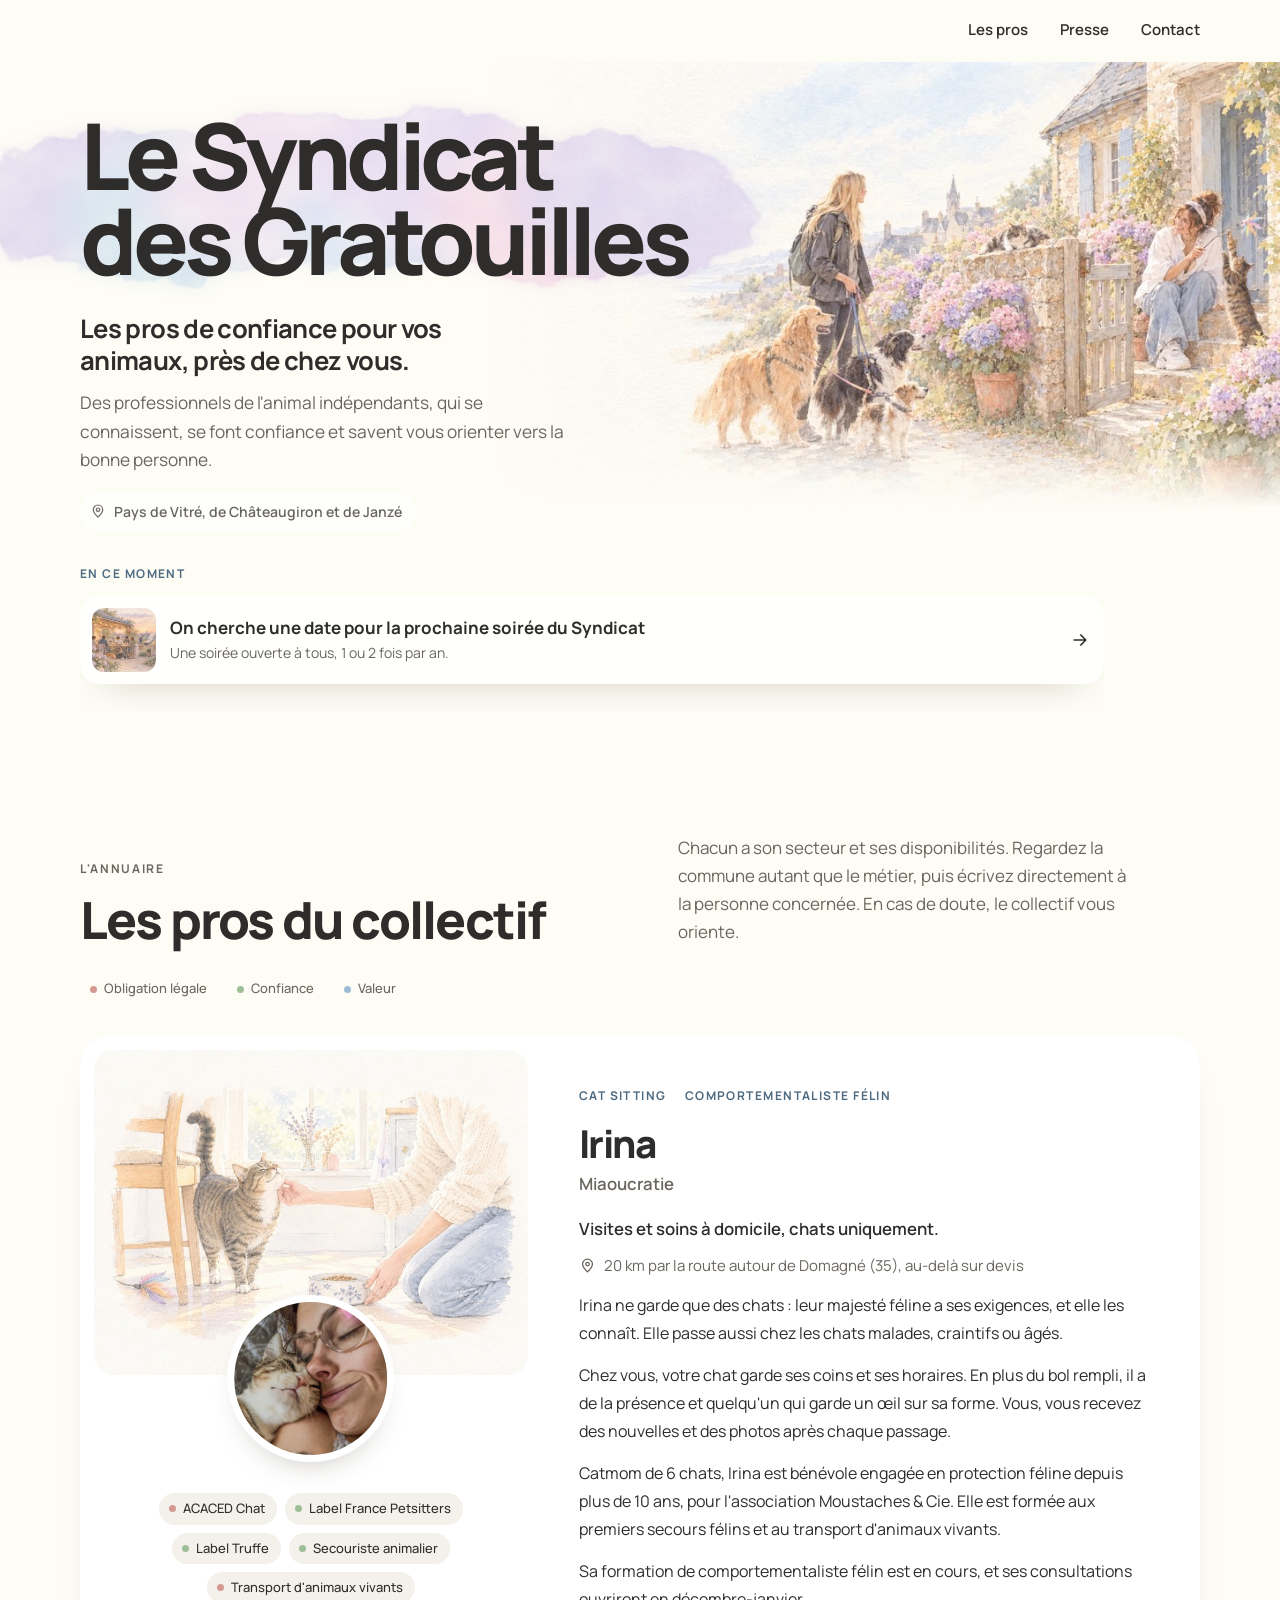
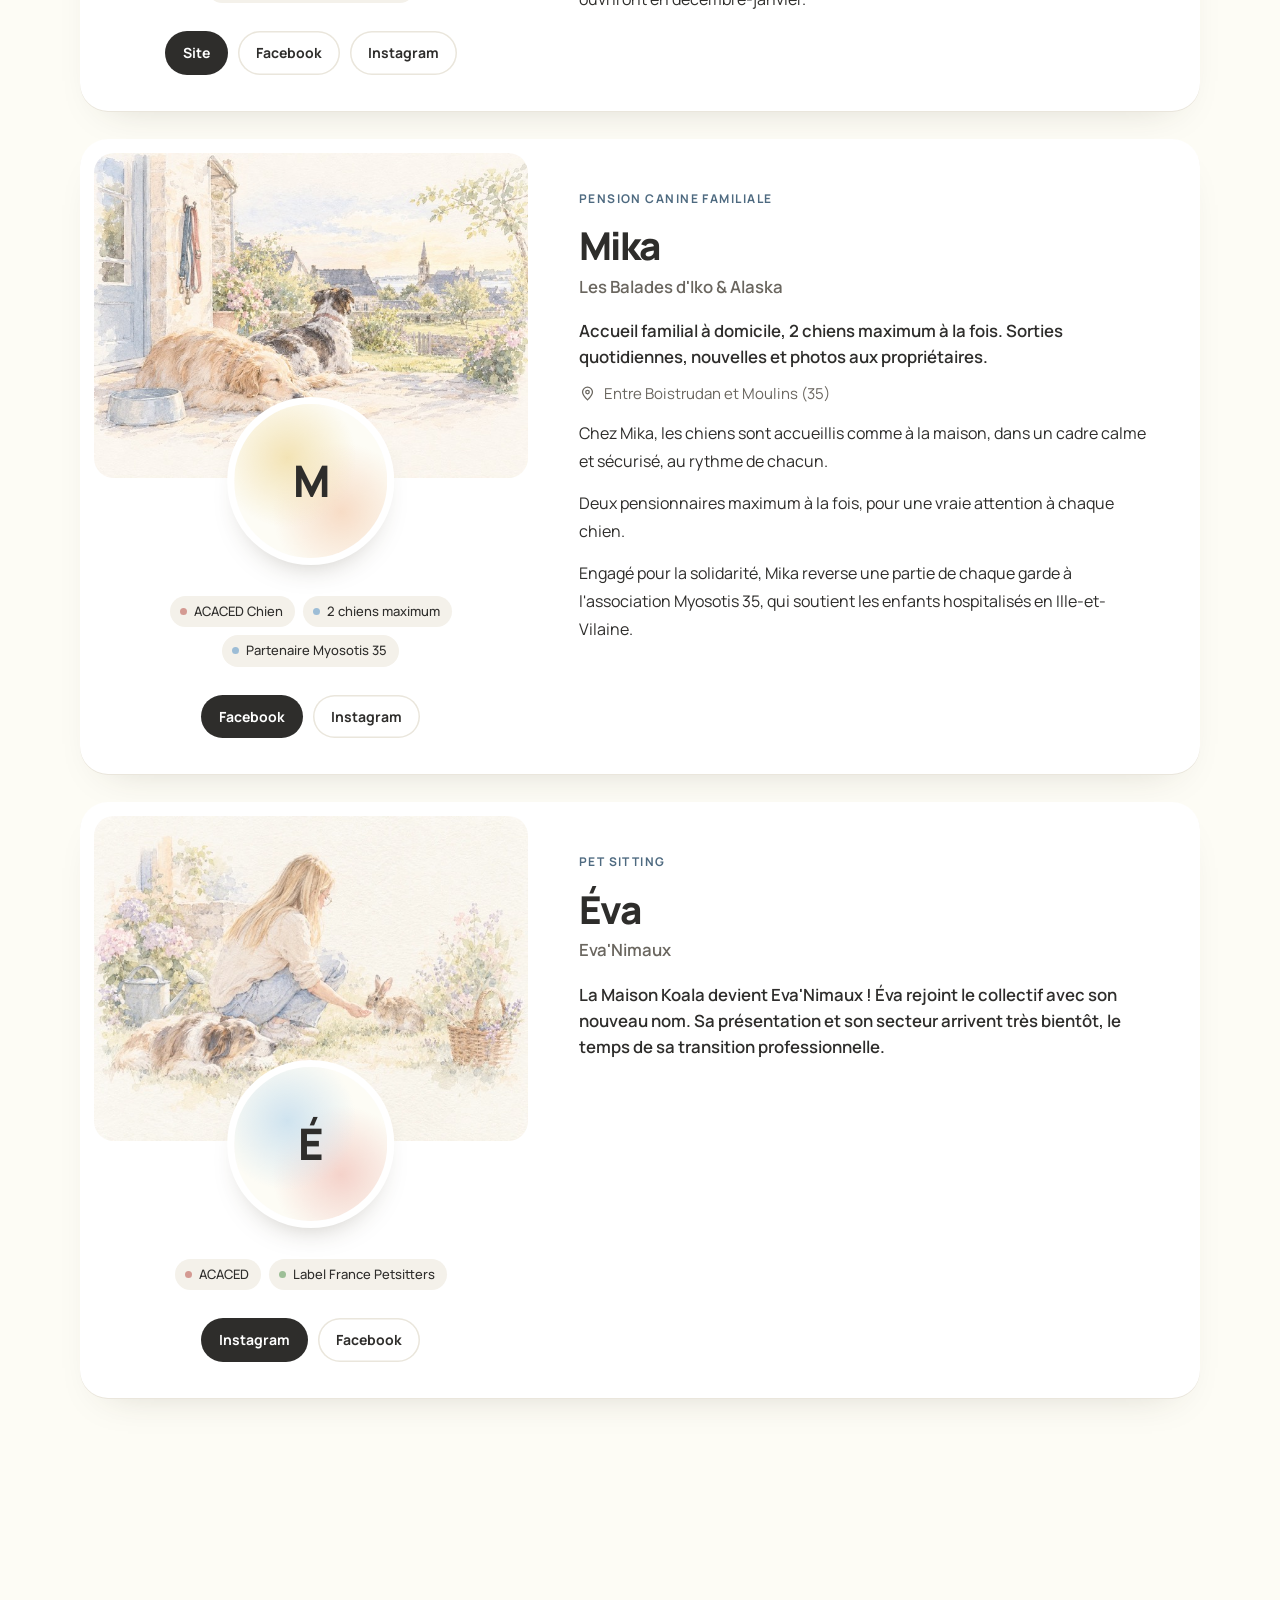
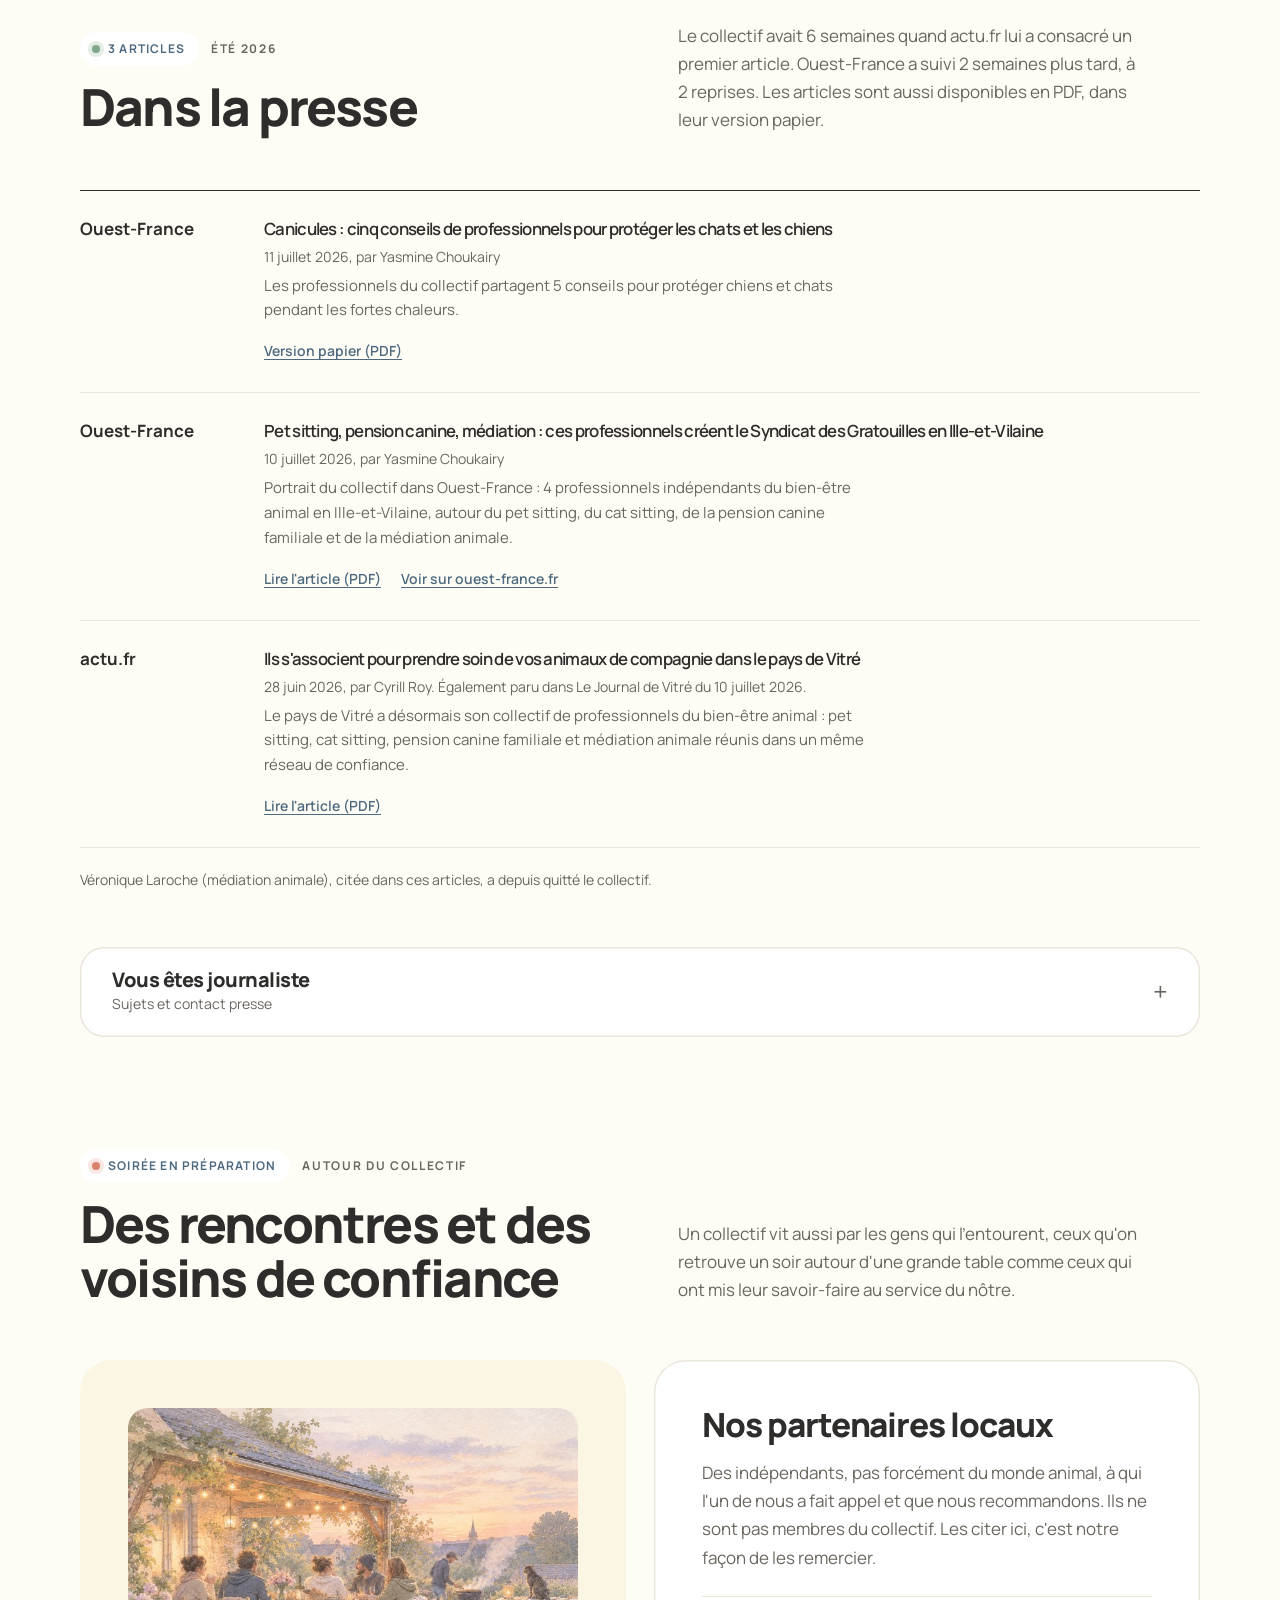
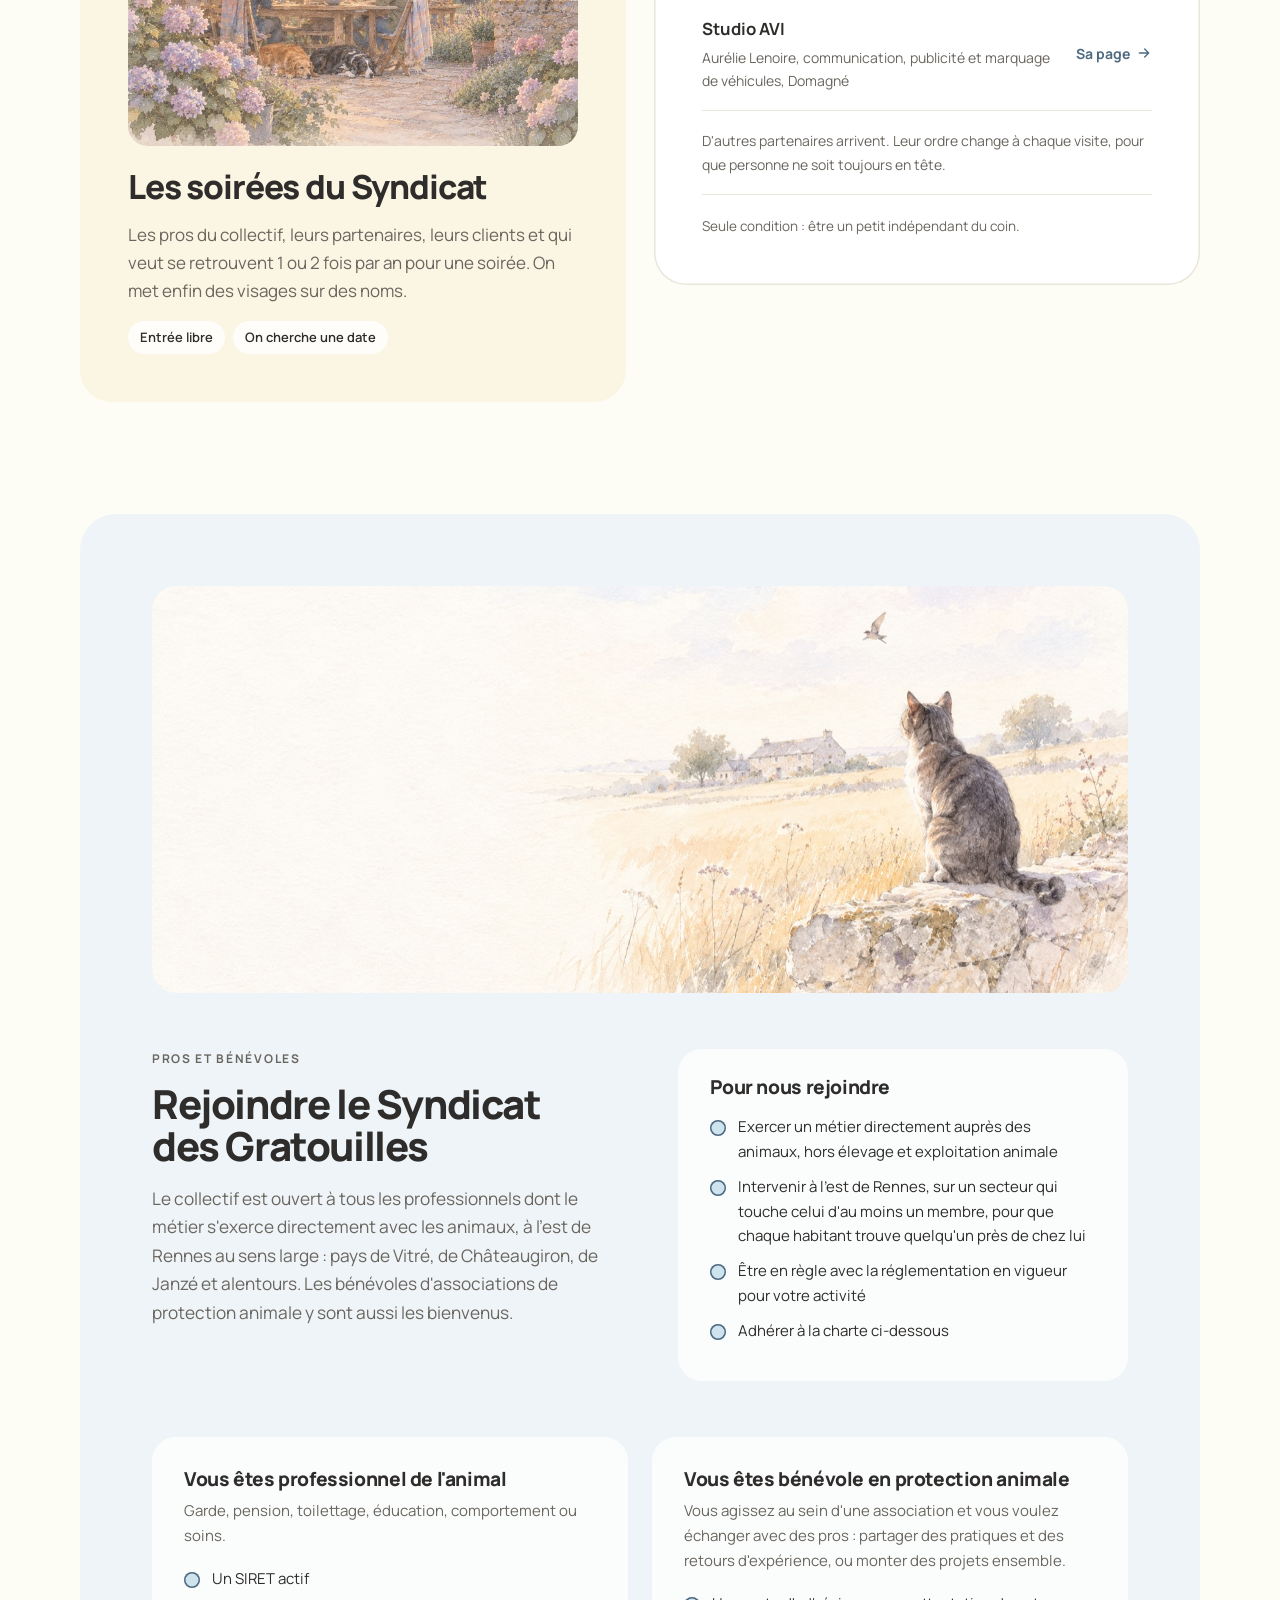
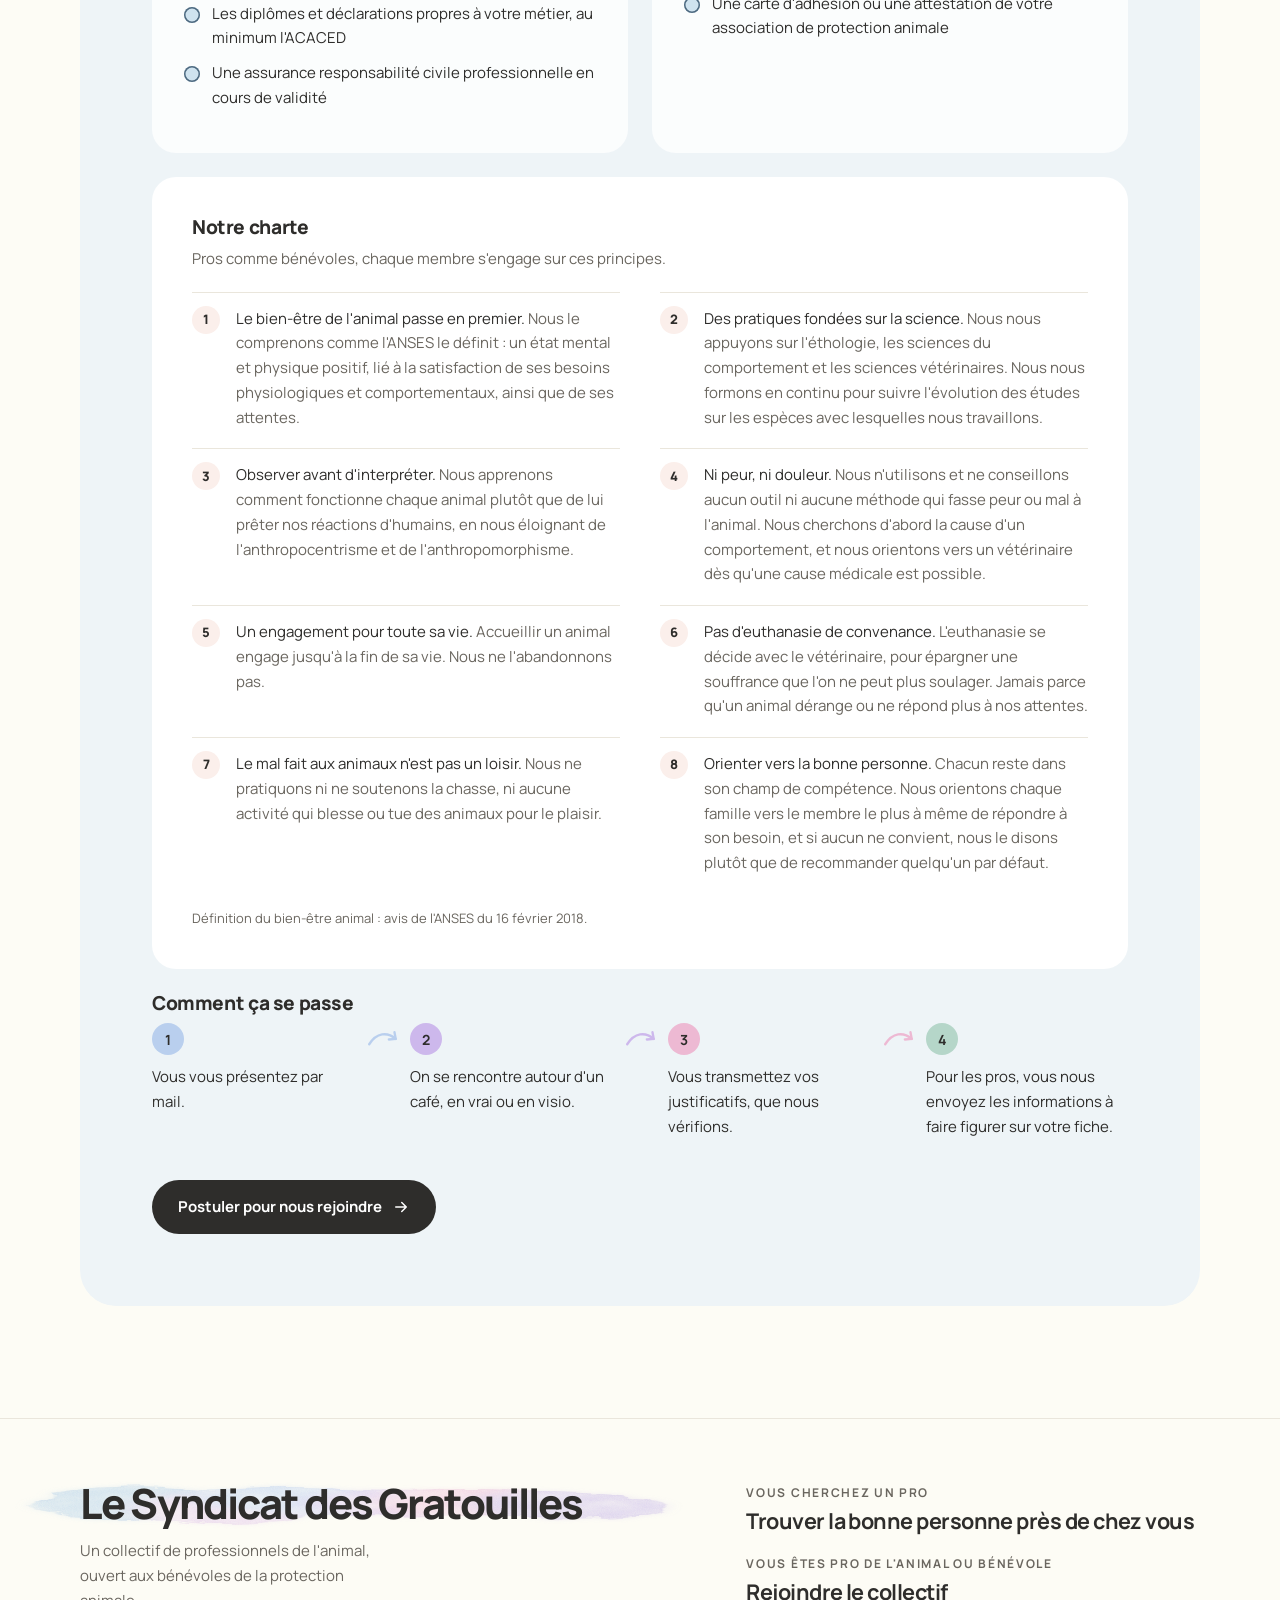
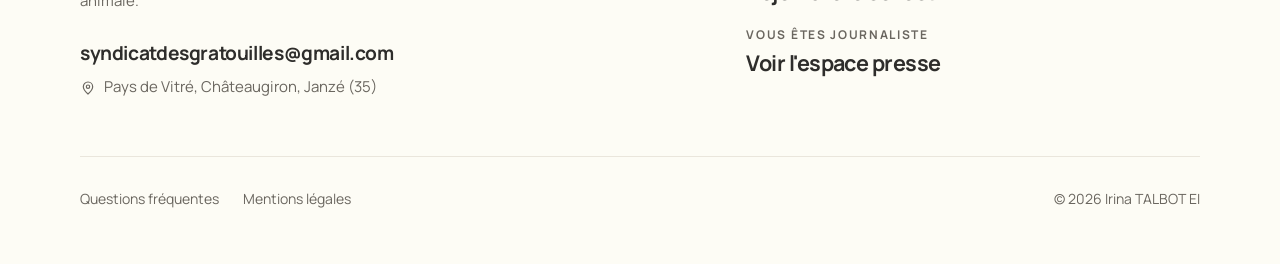
<file: index.html>
<!DOCTYPE html>
<html lang="fr">
<head>
<meta charset="utf-8">
<meta name="viewport" content="width=device-width, initial-scale=1, viewport-fit=cover">

<title>Garde d'animaux près de Vitré (35) | Syndicat des Gratouilles</title>
<meta name="description" content="Annuaire gratuit de professionnels de l'animal de confiance en pays de Vitré, de Châteaugiron et de Janzé : cat sitting, pet sitting, pension canine familiale.">
<link rel="canonical" href="https://syndicat-des-gratouilles.fr/">
<link rel="alternate" hreflang="fr-FR" href="https://syndicat-des-gratouilles.fr/">
<link rel="alternate" hreflang="x-default" href="https://syndicat-des-gratouilles.fr/">
<meta name="robots" content="index, follow, max-image-preview:large">
<meta name="theme-color" content="#FDFCF5">
<meta name="author" content="Le Syndicat des Gratouilles">
<meta name="geo.region" content="FR-35">
<meta name="geo.placename" content="Vitré, Châteaugiron, Janzé, Domagné">

<!-- Vérification Google Search Console -->
<meta name="google-site-verification" content="-CPbEJj9IHUrQAxYub_xfNfQmFLimDlldFoqYBxcqwo">

<!-- Open Graph -->
<meta property="og:type" content="website">
<meta property="og:locale" content="fr_FR">
<meta property="og:site_name" content="Le Syndicat des Gratouilles">
<meta property="og:title" content="Le Syndicat des Gratouilles, les pros de confiance pour vos animaux">
<meta property="og:description" content="Annuaire gratuit de professionnels de l'animal de confiance en pays de Vitré, de Châteaugiron et de Janzé : cat sitting, pet sitting, pension canine familiale.">
<meta property="og:url" content="https://syndicat-des-gratouilles.fr/">
<meta property="og:image" content="https://syndicat-des-gratouilles.fr/assets/img/og-image.jpg?v=2">
<meta property="og:image:secure_url" content="https://syndicat-des-gratouilles.fr/assets/img/og-image.jpg?v=2">
<meta property="og:image:type" content="image/jpeg">
<meta property="og:image:width" content="1200">
<meta property="og:image:height" content="630">
<meta property="og:image:alt" content="Aquarelle : une promeneuse et son chien sur un chemin d'automne, un chat sur un muret.">

<!-- Twitter Card -->
<meta name="twitter:card" content="summary_large_image">
<meta name="twitter:title" content="Le Syndicat des Gratouilles, les pros de confiance pour vos animaux">
<meta name="twitter:description" content="Annuaire gratuit de professionnels de l'animal de confiance en pays de Vitré, de Châteaugiron et de Janzé : cat sitting, pet sitting, pension canine familiale.">
<meta name="twitter:image" content="https://syndicat-des-gratouilles.fr/assets/img/og-image.jpg?v=2">
<meta name="twitter:image:alt" content="Aquarelle : une promeneuse et son chien sur un chemin d'automne, un chat sur un muret.">

<!-- Icônes -->
<link rel="icon" href="favicon.svg?v=2" type="image/svg+xml">
<link rel="apple-touch-icon" href="assets/img/apple-touch-icon.png?v=2">
<link rel="manifest" href="site.webmanifest">

<!-- Polices locales, aucune requête vers un service tiers -->
<link rel="preload" href="assets/fonts/manrope-latin.woff2" as="font" type="font/woff2" crossorigin>
<link rel="preload" as="image" href="assets/img/accueil-collectif.webp" imagesrcset="assets/img/accueil-collectif-900.jpg 900w, assets/img/accueil-collectif-1200.jpg 1200w, assets/img/accueil-collectif.webp 1672w" imagesizes="(max-width:900px) 100vw, (max-width:1440px) 62vw, 893px" fetchpriority="high">

<link rel="stylesheet" href="css/style.css?v=20261016b">

<script type="application/ld+json">
{
  "@context": "https://schema.org",
  "@graph": [
    {
      "@type": "WebSite",
      "@id": "https://syndicat-des-gratouilles.fr/#website",
      "name": "Le Syndicat des Gratouilles",
      "url": "https://syndicat-des-gratouilles.fr/",
      "inLanguage": "fr-FR",
      "publisher": {
        "@id": "https://syndicat-des-gratouilles.fr/#organization"
      }
    },
    {
      "@type": "Organization",
      "@id": "https://syndicat-des-gratouilles.fr/#organization",
      "name": "Le Syndicat des Gratouilles",
      "slogan": "Les pros de confiance pour vos animaux, près de chez vous",
      "url": "https://syndicat-des-gratouilles.fr/",
      "email": "syndicatdesgratouilles@gmail.com",
      "foundingDate": "2026-05-16",
      "image": "https://syndicat-des-gratouilles.fr/assets/img/og-image.jpg",
      "areaServed": [
        {
          "@type": "City",
          "name": "Vitré"
        },
        {
          "@type": "City",
          "name": "Châteaugiron"
        },
        {
          "@type": "City",
          "name": "Janzé"
        },
        {
          "@type": "City",
          "name": "Domagné"
        },
        {
          "@type": "AdministrativeArea",
          "name": "Ille-et-Vilaine (35)"
        }
      ],
      "knowsAbout": [
        "Cat sitting",
        "Pet sitting",
        "Pension canine familiale",
        "Comportement félin",
        "Bien-être animal"
      ],
      "contactPoint": {
        "@type": "ContactPoint",
        "email": "syndicatdesgratouilles@gmail.com",
        "contactType": "customer service",
        "areaServed": "FR",
        "availableLanguage": "French"
      },
      "description": "Collectif de professionnels de l'animal indépendants, ouvert aux bénévoles de la protection animale, en pays de Vitré, de Châteaugiron et de Janzé.",
      "member": [
        {
          "@type": "Person",
          "@id": "https://syndicat-des-gratouilles.fr/#irina"
        },
        {
          "@type": "Person",
          "@id": "https://syndicat-des-gratouilles.fr/#mika"
        },
        {
          "@type": "Person",
          "@id": "https://syndicat-des-gratouilles.fr/#eva"
        }
      ]
    },
    {
      "@type": "Person",
      "@id": "https://syndicat-des-gratouilles.fr/#irina",
      "name": "Irina",
      "jobTitle": "Cat sitting et comportementaliste félin, Miaoucratie",
      "areaServed": "20 km par la route autour de Domagné (35), au-delà sur devis",
      "memberOf": {
        "@id": "https://syndicat-des-gratouilles.fr/#organization"
      },
      "url": "https://miaoucratie.fr/",
      "sameAs": [
        "https://miaoucratie.fr/",
        "https://www.facebook.com/profile.php?id=61586236644978",
        "https://www.instagram.com/miaoucratie"
      ]
    },
    {
      "@type": "Person",
      "@id": "https://syndicat-des-gratouilles.fr/#mika",
      "name": "Mika",
      "jobTitle": "Pension canine familiale, Les Balades d'Iko & Alaska",
      "areaServed": "Entre Boistrudan et Moulins (35)",
      "memberOf": {
        "@id": "https://syndicat-des-gratouilles.fr/#organization"
      },
      "sameAs": [
        "https://www.facebook.com/profile.php?id=61584388603407",
        "https://www.instagram.com/lesbaladesdikoetalaska"
      ]
    },
    {
      "@type": "Person",
      "@id": "https://syndicat-des-gratouilles.fr/#eva",
      "name": "Éva",
      "jobTitle": "Pet sitting, Eva'Nimaux (anciennement Maison Koala)",
      "memberOf": {
        "@id": "https://syndicat-des-gratouilles.fr/#organization"
      },
      "sameAs": [
        "https://www.instagram.com/evaanimauux/"
      ]
    }
  ]
}
</script>
</head>
<body>
<a class="skip-link" href="#top">Aller au contenu principal</a>
<svg width="0" height="0" style="position:absolute" aria-hidden="true">
  <filter id="lv1" x="-15%" y="-30%" width="130%" height="160%" color-interpolation-filters="sRGB">
    <feGaussianBlur in="SourceAlpha" stdDeviation="20" result="ba"/>
    <feComponentTransfer in="ba" result="m0"><feFuncA type="linear" slope="7" intercept="-2.6"/></feComponentTransfer>
    <feTurbulence type="fractalNoise" baseFrequency="0.016" numOctaves="4" seed="3" result="n"/>
    <feDisplacementMap in="m0" in2="n" scale="60" xChannelSelector="R" yChannelSelector="G" result="mask"/>
    <feGaussianBlur in="SourceGraphic" stdDeviation="30" result="col"/>
    <feComponentTransfer in="col" result="colf"><feFuncA type="linear" slope="2.2" intercept="0"/></feComponentTransfer>
    <feComposite in="colf" in2="mask" operator="in" result="body"/>
    <feMorphology in="mask" operator="erode" radius="5" result="er"/>
    <feComposite in="mask" in2="er" operator="out" result="ring"/>
    <feGaussianBlur in="ring" stdDeviation="1.6" result="ringb"/>
    <feComposite in="colf" in2="ringb" operator="in" result="ringc"/>
    <feComponentTransfer in="ringc" result="ringd"><feFuncR type="linear" slope="0.94"/><feFuncG type="linear" slope="0.93"/><feFuncB type="linear" slope="0.95"/><feFuncA type="linear" slope="0.18"/></feComponentTransfer>
    <feTurbulence type="fractalNoise" baseFrequency="0.012" numOctaves="3" seed="8" result="v"/>
    <feColorMatrix in="v" type="matrix" values="0 0 0 0 1  0 0 0 0 1  0 0 0 0 1  0 0 0 1.1 0.25" result="va"/>
    <feTurbulence type="fractalNoise" baseFrequency="0.6" numOctaves="2" seed="14" result="g"/>
    <feColorMatrix in="g" type="matrix" values="0 0 0 0 1  0 0 0 0 1  0 0 0 0 1  0 0 0 -0.7 1.12" result="ga"/>
    <feComposite in="body" in2="va" operator="arithmetic" k1="1" result="b1"/>
    <feComposite in="b1" in2="ga" operator="arithmetic" k1="1" result="b2"/>
    <feGaussianBlur in="b2" stdDeviation="16" result="halo"/>
    <feComponentTransfer in="halo" result="halo2"><feFuncA type="linear" slope="0.7"/></feComponentTransfer>
    <feMerge><feMergeNode in="halo2"/><feMergeNode in="b2"/><feMergeNode in="ringd"/></feMerge>
  </filter>
  <filter id="lv2" x="-10%" y="-40%" width="120%" height="180%" color-interpolation-filters="sRGB">
    <feTurbulence type="fractalNoise" baseFrequency="0.03" numOctaves="3" seed="29" result="n"/>
    <feDisplacementMap in="SourceGraphic" in2="n" scale="26" xChannelSelector="R" yChannelSelector="G" result="d"/>
    <feGaussianBlur in="d" stdDeviation="5" result="s"/>
    <feComponentTransfer in="s" result="s1"><feFuncA type="linear" slope="1.35"/></feComponentTransfer>
    <feTurbulence type="fractalNoise" baseFrequency="0.5" numOctaves="2" seed="41" result="g"/>
    <feColorMatrix in="g" type="matrix" values="0 0 0 0 1  0 0 0 0 1  0 0 0 0 1  0 0 0 -0.55 1.2" result="ga"/>
    <feComposite in="s1" in2="ga" operator="arithmetic" k1="1"/>
  </filter>
  <filter id="lv3" x="-15%" y="-30%" width="130%" height="160%" color-interpolation-filters="sRGB">
    <feGaussianBlur in="SourceAlpha" stdDeviation="20" result="ba"/>
    <feComponentTransfer in="ba" result="m0"><feFuncA type="linear" slope="7" intercept="-2.6"/></feComponentTransfer>
    <feTurbulence type="fractalNoise" baseFrequency="0.016" numOctaves="4" seed="51" result="n"/>
    <feDisplacementMap in="m0" in2="n" scale="60" xChannelSelector="R" yChannelSelector="G" result="mask"/>
    <feGaussianBlur in="SourceGraphic" stdDeviation="30" result="col"/>
    <feComponentTransfer in="col" result="colf"><feFuncA type="linear" slope="2.2" intercept="0"/></feComponentTransfer>
    <feComposite in="colf" in2="mask" operator="in" result="body"/>
    <feMorphology in="mask" operator="erode" radius="5" result="er"/>
    <feComposite in="mask" in2="er" operator="out" result="ring"/>
    <feGaussianBlur in="ring" stdDeviation="1.6" result="ringb"/>
    <feComposite in="colf" in2="ringb" operator="in" result="ringc"/>
    <feComponentTransfer in="ringc" result="ringd"><feFuncR type="linear" slope="0.94"/><feFuncG type="linear" slope="0.93"/><feFuncB type="linear" slope="0.95"/><feFuncA type="linear" slope="0.18"/></feComponentTransfer>
    <feTurbulence type="fractalNoise" baseFrequency="0.012" numOctaves="3" seed="56" result="v"/>
    <feColorMatrix in="v" type="matrix" values="0 0 0 0 1  0 0 0 0 1  0 0 0 0 1  0 0 0 1.1 0.25" result="va"/>
    <feTurbulence type="fractalNoise" baseFrequency="0.6" numOctaves="2" seed="62" result="g"/>
    <feColorMatrix in="g" type="matrix" values="0 0 0 0 1  0 0 0 0 1  0 0 0 0 1  0 0 0 -0.7 1.12" result="ga"/>
    <feComposite in="body" in2="va" operator="arithmetic" k1="1" result="b1"/>
    <feComposite in="b1" in2="ga" operator="arithmetic" k1="1" result="b2"/>
    <feGaussianBlur in="b2" stdDeviation="16" result="halo"/>
    <feComponentTransfer in="halo" result="halo2"><feFuncA type="linear" slope="0.7"/></feComponentTransfer>
    <feMerge><feMergeNode in="halo2"/><feMergeNode in="b2"/><feMergeNode in="ringd"/></feMerge>
  </filter>
  <symbol id="pin" viewBox="0 0 24 24"><path d="M12 21s-7-6.4-7-11a7 7 0 0 1 14 0c0 4.6-7 11-7 11z" fill="none" stroke="currentColor" stroke-width="1.8"/><circle cx="12" cy="10" r="2.5" fill="none" stroke="currentColor" stroke-width="1.8"/></symbol>
  <symbol id="arrow" viewBox="0 0 24 24"><path d="M5 12h14M13 6l6 6-6 6" fill="none" stroke="currentColor" stroke-width="2" stroke-linecap="round" stroke-linejoin="round"/></symbol>
</svg>

<header class="site-head"><div class="in">
  <a class="brand" href="#top">Le Syndicat des Gratouilles</a>
  <button class="nav-toggle" type="button" aria-expanded="false" aria-controls="menu" aria-label="Ouvrir le menu"><span></span><span></span><span></span></button>
  <nav class="nav" id="menu" aria-label="Navigation principale"><a href="#pros">Les pros</a><a href="#presse">Presse</a><a href="#contact">Contact</a></nav>
</div></header>

<main id="top">
  <section class="hero" aria-labelledby="h1">
    <img class="hero-img" fetchpriority="high" src="assets/img/accueil-collectif.webp" srcset="assets/img/accueil-collectif-900.jpg 900w, assets/img/accueil-collectif-1200.jpg 1200w, assets/img/accueil-collectif.webp 1672w" sizes="(max-width:900px) 100vw, (max-width:1440px) 62vw, 893px" width="1672" height="940" alt="Aquarelle : devant une maison de pierre fleurie d'hortensias, une promeneuse s'arrête avec trois chiens et salue une cat-sitter assise sur le perron, qui joue avec un chat tigré ; un autre chat est allongé sur le muret.">
    <div class="hero-copy"><div class="in"><div class="box">
      <h1 id="h1" class="wordmark"><svg class="lavis" data-saison viewBox="0 0 1000 420" preserveAspectRatio="none" aria-hidden="true" focusable="false"><g filter="url(#lv1)"><ellipse cx="106" cy="214" rx="205" ry="126" transform="rotate(0 106 214)" fill="#D3C7EC"/><ellipse cx="215" cy="231" rx="179" ry="133" transform="rotate(-9 215 231)" fill="#C2DAEC"/><ellipse cx="354" cy="181" rx="199" ry="136" transform="rotate(-14 354 181)" fill="#E9D4EE"/><ellipse cx="537" cy="221" rx="187" ry="112" transform="rotate(-15 537 221)" fill="#C9DAF2"/><ellipse cx="595" cy="177" rx="203" ry="132" transform="rotate(8 595 177)" fill="#DCCBEF"/><ellipse cx="755" cy="234" rx="181" ry="134" transform="rotate(-0 755 234)" fill="#F1CADF"/><ellipse cx="857" cy="221" rx="174" ry="130" transform="rotate(13 857 221)" fill="#D3C7EC"/></g></svg><span class="w1">Le Syndicat</span> <span class="w2">des <span class="gr">Gratouilles</span></span></h1>
      <p class="promise">Les pros de confiance pour vos animaux, près de chez vous.</p>
      <p class="sub">Des professionnels de l'animal indépendants, qui se connaissent, se font confiance et savent vous orienter vers la bonne personne.</p>
      <p class="where"><svg><use href="#pin"/></svg>Pays de Vitré, de Châteaugiron et de Janzé</p>
      <aside class="now" aria-labelledby="now-k" aria-roledescription="carrousel">
        <div class="now-top"><span class="k" id="now-k">En ce moment</span><div class="now-dots" hidden></div></div>
        <ul class="now-track">
          <li class="now-slide" aria-roledescription="actualité" aria-label="1 sur 1"><a class="now-row" href="#soirees"><img class="now-thumb" src="assets/img/now-soiree-160.jpg" srcset="assets/img/now-soiree-160.jpg 160w, assets/img/now-soiree-480.jpg 480w" sizes="(max-width:480px) 90vw, 64px" width="160" height="120" alt=""><span><b>On cherche une date pour la prochaine soirée du Syndicat</b><small>Une soirée ouverte à tous, 1&nbsp;ou&nbsp;2&nbsp;fois par an.</small></span><svg aria-hidden="true"><use href="#arrow"/></svg></a></li>
        </ul>
      </aside>
    </div></div></div>
  </section>

  <section class="sec" id="pros" aria-labelledby="t-pros">
    <div class="in">
      <div class="head">
        <div><p class="eyebrow">L'annuaire</p><h2 id="t-pros">Les pros du collectif</h2></div>
        <p>Chacun a son secteur et ses disponibilités. Regardez la commune autant que le métier, puis écrivez directement à la personne concernée. En cas de doute, le collectif vous oriente.</p>
      </div>
      <ul class="legend" aria-label="Légende des étiquettes"><li class="t-legal">Obligation légale</li><li class="t-trust">Confiance</li><li class="t-value">Valeur</li></ul>
      <div class="fiches">
        <article class="fiche" id="pro-irina" aria-labelledby="n-irina">
          <div class="fiche-media"><img class="fiche-img" src="assets/img/carte-irina.jpg" srcset="assets/img/carte-irina-700.jpg 700w, assets/img/carte-irina.jpg 1000w" sizes="(max-width:900px) calc(100vw - 40px), 432px" width="1000" height="750" alt="Aquarelle : dans une cuisine lumineuse, une main gratouille le menton d'un chat tigré près d'une chaise, l'autre pose sa gamelle." loading="lazy"><span class="avatar"><img src="assets/img/irina-mali.jpg" width="320" height="320" alt="Irina et Mali, joue contre joue"></span></div>
          <div class="fiche-aside"><ul class="labels" aria-label="Labels et formations"><li class="t-legal"><span class="sr">Obligation légale&nbsp;: </span>ACACED Chat</li><li class="t-trust"><span class="sr">Confiance&nbsp;: </span>Label France Petsitters</li><li class="t-trust"><span class="sr">Confiance&nbsp;: </span>Label Truffe</li><li class="t-trust"><span class="sr">Confiance&nbsp;: </span>Secouriste animalier</li><li class="t-legal"><span class="sr">Obligation légale&nbsp;: </span>Transport d'animaux vivants</li></ul>
            <div class="links"><a class="lk" href="https://miaoucratie.fr/" target="_blank" rel="noopener">Site</a><a class="lk" href="https://www.facebook.com/profile.php?id=61586236644978" target="_blank" rel="noopener">Facebook</a><a class="lk" href="https://www.instagram.com/miaoucratie" target="_blank" rel="noopener">Instagram</a></div>
          </div>
          <div class="fiche-body">
            <div class="acts"><span>Cat sitting</span><span>Comportementaliste félin</span></div>
            <h3 id="n-irina">Irina</h3>
            <span class="brand-name">Miaoucratie</span>
            <p class="service">Visites et soins à domicile, chats uniquement.</p>
            <p class="zone"><svg><use href="#pin"/></svg>20&nbsp;km par la route autour de Domagné (35), au-delà sur devis</p>
            <div class="bio"><p>Irina ne garde que des chats&nbsp;: leur majesté féline a ses exigences, et elle les connaît. Elle passe aussi chez les chats malades, craintifs ou âgés.</p><p>Chez vous, votre chat garde ses coins et ses horaires. En plus du bol rempli, il a de la présence et quelqu'un qui garde un œil sur sa forme. Vous, vous recevez des nouvelles et des photos après chaque passage.</p><p>Catmom de 6&nbsp;chats, Irina est bénévole engagée en protection féline depuis plus de 10&nbsp;ans, pour l'association Moustaches &amp; Cie. Elle est formée aux premiers secours félins et au transport d'animaux vivants.</p><p>Sa formation de comportementaliste félin est en cours, et ses consultations ouvriront en décembre-janvier.</p></div>
          </div>
        </article>
        <article class="fiche" id="pro-mika" aria-labelledby="n-mika">
          <div class="fiche-media"><img class="fiche-img" src="assets/img/carte-mika.jpg" srcset="assets/img/carte-mika-700.jpg 700w, assets/img/carte-mika.jpg 1000w" sizes="(max-width:900px) calc(100vw - 40px), 432px" width="1000" height="750" alt="Aquarelle : deux chiens se reposent sur la terrasse d'une maison en pierre, les laisses accrochées au mur, un clocher au loin." loading="lazy"><span class="avatar" style="--a1:var(--beurre);--a2:var(--peche)" title="Portrait à venir">M</span></div>
          <div class="fiche-aside"><ul class="labels" aria-label="Labels et formations"><li class="t-legal"><span class="sr">Obligation légale&nbsp;: </span>ACACED Chien</li><li class="t-value"><span class="sr">Valeur&nbsp;: </span>2 chiens maximum</li><li class="t-value"><span class="sr">Valeur&nbsp;: </span>Partenaire Myosotis 35</li></ul>
            <div class="links"><a class="lk" href="https://www.facebook.com/profile.php?id=61584388603407" target="_blank" rel="noopener">Facebook</a><a class="lk" href="https://www.instagram.com/lesbaladesdikoetalaska" target="_blank" rel="noopener">Instagram</a></div>
          </div>
          <div class="fiche-body">
            <div class="acts"><span>Pension canine familiale</span></div>
            <h3 id="n-mika">Mika</h3>
            <span class="brand-name">Les Balades d'Iko &amp; Alaska</span>
            <p class="service">Accueil familial à domicile, 2 chiens maximum à la fois. Sorties quotidiennes, nouvelles et photos aux propriétaires.</p>
            <p class="zone"><svg><use href="#pin"/></svg>Entre Boistrudan et Moulins (35)</p>
            <div class="bio"><p>Chez Mika, les chiens sont accueillis comme à la maison, dans un cadre calme et sécurisé, au rythme de chacun.</p><p>Deux pensionnaires maximum à la fois, pour une vraie attention à chaque chien.</p><p>Engagé pour la solidarité, Mika reverse une partie de chaque garde à l'association Myosotis 35, qui soutient les enfants hospitalisés en Ille-et-Vilaine.</p></div>
          </div>
        </article>
        <article class="fiche" id="pro-eva" aria-labelledby="n-eva">
          <div class="fiche-media"><img class="fiche-img" src="assets/img/carte-eva.jpg" srcset="assets/img/carte-eva-700.jpg 700w, assets/img/carte-eva.jpg 1000w" sizes="(max-width:900px) calc(100vw - 40px), 432px" width="1000" height="750" alt="Aquarelle : dans un jardin, une jeune femme blonde aux cheveux longs, accroupie, tend la main à un lapin, un chien couché à côté." loading="lazy"><span class="avatar" style="--a1:var(--ciel);--a2:var(--rose)" title="Portrait à venir">É</span></div>
          <div class="fiche-aside"><ul class="labels" aria-label="Labels et formations"><li class="t-legal"><span class="sr">Obligation légale&nbsp;: </span>ACACED</li><li class="t-trust"><span class="sr">Confiance&nbsp;: </span>Label France Petsitters</li></ul>
            <div class="links"><a class="lk" href="https://www.instagram.com/evaanimauux/" target="_blank" rel="noopener">Instagram</a><a class="lk" href="https://www.facebook.com/profile.php?id=61550557575785" target="_blank" rel="noopener">Facebook</a></div>
          </div>
          <div class="fiche-body">
            <div class="acts"><span>Pet sitting</span></div>
            <h3 id="n-eva">Éva</h3>
            <span class="brand-name">Eva'Nimaux</span>
            <p class="service">La Maison Koala devient Eva'Nimaux&nbsp;! Éva rejoint le collectif avec son nouveau nom. Sa présentation et son secteur arrivent très bientôt, le temps de sa transition professionnelle.</p>
          </div>
        </article>
      </div>
    </div>
  </section>

  <section class="sec" id="presse" aria-labelledby="t-press">
    <div class="in">
      <div class="head">
        <div><div class="who"><span class="tag-now done">3 articles</span><span class="eyebrow">Été 2026</span></div><h2 id="t-press">Dans la presse</h2></div>
        <p>Le collectif avait 6 semaines quand actu.fr lui a consacré un premier article. Ouest-France a suivi 2 semaines plus tard, à 2 reprises. Les articles sont aussi disponibles en PDF, dans leur version papier.</p>
      </div>
      <div class="press">
        <article class="pr">
          <b>Ouest-France</b>
          <div class="pr-body">
            <h3 class="pr-title"><a aria-label="Canicules : cinq conseils de professionnels pour protéger les chats et les chiens, accès libre, nouvelle fenêtre" href="https://www.ouest-france.fr/bretagne/ille-et-vilaine/canicules-cinq-conseils-de-professionnels-pour-proteger-les-chats-et-les-chiens-d536884a-7ad1-11f1-a705-e1977a1c2ed8" target="_blank" rel="noopener">Canicules&nbsp;: cinq conseils de professionnels pour protéger les chats et les chiens</a></h3>
            <p class="pr-meta"><time datetime="2026-07-11T09:03">11 juillet 2026</time>, par Yasmine Choukairy</p>
            <p class="pr-excerpt">Les professionnels du collectif partagent 5 conseils pour protéger chiens et chats pendant les fortes chaleurs.</p>
            <p class="pr-links"><a href="presse/ouest-france-2026-07-11-canicule.pdf" target="_blank" rel="noopener">Version papier (PDF)<span class="visually-hidden">, nouvelle fenêtre</span></a></p>
          </div>
        </article>
        <article class="pr">
          <b>Ouest-France</b>
          <div class="pr-body">
            <h3 class="pr-title"><a aria-label="Pet sitting, pension canine, médiation : ces professionnels créent le Syndicat des Gratouilles en Ille-et-Vilaine, article en PDF, nouvelle fenêtre" href="presse/ouest-france-2026-07-11-syndicat.pdf" target="_blank" rel="noopener">Pet sitting, pension canine, médiation&nbsp;: ces professionnels créent le Syndicat des Gratouilles en Ille-et-Vilaine</a></h3>
            <p class="pr-meta"><time datetime="2026-07-10T20:10">10 juillet 2026</time>, par Yasmine Choukairy</p>
            <p class="pr-excerpt">Portrait du collectif dans Ouest-France&nbsp;: 4 professionnels indépendants du bien-être animal en Ille-et-Vilaine, autour du pet sitting, du cat sitting, de la pension canine familiale et de la médiation animale.</p>
            <p class="pr-links"><a href="presse/ouest-france-2026-07-11-syndicat.pdf" target="_blank" rel="noopener">Lire l'article (PDF)<span class="visually-hidden">, nouvelle fenêtre</span></a><a href="https://www.ouest-france.fr/bretagne/chateaugiron-35410/pet-sitting-pension-canine-mediation-ces-professionnels-creent-le-syndicat-des-gratouilles-en-ille-et-vilaine-674cb07a-7b76-11f1-a705-e1977a1c2ed8" target="_blank" rel="noopener">Voir sur ouest-france.fr<span class="visually-hidden">, réservé aux abonnés, nouvelle fenêtre</span></a></p>
          </div>
        </article>
        <article class="pr">
          <b>actu.fr</b>
          <div class="pr-body">
            <h3 class="pr-title"><a aria-label="Ils s&#x27;associent pour prendre soin de vos animaux de compagnie dans le pays de Vitré, nouvelle fenêtre" href="https://actu.fr/bretagne/vitre_35360/ils-sassocient-pour-prendre-soin-de-vos-animaux-de-compagnie-dans-le-pays-de-vitre_64468597.html" target="_blank" rel="noopener">Ils s'associent pour prendre soin de vos animaux de compagnie dans le pays de Vitré</a></h3>
            <p class="pr-meta"><time datetime="2026-06-28T19:11">28 juin 2026</time>, par Cyrill Roy. Également paru dans Le Journal de Vitré du 10&nbsp;juillet 2026.</p>
            <p class="pr-excerpt">Le pays de Vitré a désormais son collectif de professionnels du bien-être animal&nbsp;: pet sitting, cat sitting, pension canine familiale et médiation animale réunis dans un même réseau de confiance.</p>
            <p class="pr-links"><a href="presse/journal-de-vitre-2026-07-10-syndicat.pdf" target="_blank" rel="noopener">Lire l'article (PDF)<span class="visually-hidden">, version papier du Journal de Vitré, nouvelle fenêtre</span></a></p>
          </div>
        </article>
      </div>
      <p class="pnote">Véronique Laroche (médiation animale), citée dans ces articles, a depuis quitté le collectif.</p>
      <details class="presskit" id="presse-contact">
        <summary><span><h3 id="presskit-title">Vous êtes journaliste</h3><span class="presskit-sub">Sujets et contact presse</span></span></summary>
        <div class="presskit-body">
          <p>Nous sommes des indépendants du bien-être animal, chacun sur son métier, réunis dans le même réseau. Écrivez-nous et nous vous répondons, à une voix ou à plusieurs selon votre sujet.</p>
          <p>Ce dont nous pouvons parler&nbsp;:</p>
          <ul>
            <li>le collectif, et pourquoi des indépendants se regroupent au lieu de se regarder en concurrents</li>
            <li>le métier de chacun&nbsp;: cat sitting, pension canine familiale, pet sitting</li>
            <li>ce que le réseau change au quotidien, les demandes qu'on se transmet et les cas dont on se parle</li>
            <li>ce que nous préparons pour la suite</li>
          </ul>
          <div class="presskit-foot">
            <p>Nous pouvons aussi vous envoyer des photos pour illustrer votre article.</p>
            <a class="btn" href="mailto:syndicatdesgratouilles@gmail.com?subject=Demande%20presse">Écrire au collectif</a>
          </div>
        </div>
      </details>
    </div>
  </section>



  <section class="sec" id="autour" style="padding-top:0" aria-labelledby="t-around">
    <div class="in">
      <div class="head">
        <div><div class="who"><span class="tag-now">Soirée en préparation</span><span class="eyebrow">Autour du collectif</span></div><h2 id="t-around">Des rencontres et des voisins de confiance</h2></div>
        <p>Un collectif vit aussi par les gens qui l'entourent, ceux qu'on retrouve un soir autour d'une grande table comme ceux qui ont mis leur savoir-faire au service du nôtre.</p>
      </div>
      <div class="around">
        <article class="soirees" id="soirees" aria-labelledby="t-soirees">
          <img class="soiree-img" src="assets/img/soiree.jpg" srcset="assets/img/soiree-700.jpg 700w, assets/img/soiree.jpg 1000w" sizes="(max-width:900px) calc(100vw - 40px), 450px" width="1000" height="750" alt="Aquarelle : une tablée d'amis sous une guirlande lumineuse au crépuscule, deux chiens couchés sous la table, un chat sur le muret." loading="lazy">
          <h3 id="t-soirees">Les soirées du Syndicat</h3>
          <p>Les pros du collectif, leurs partenaires, leurs clients et qui veut se retrouvent 1&nbsp;ou&nbsp;2&nbsp;fois par an pour une soirée. On met enfin des visages sur des noms.</p>
          <div class="meta"><span>Entrée libre</span><span>On cherche une date</span></div>
        </article>
        <article class="partners" aria-labelledby="t-partners">
          <h3 id="t-partners">Nos partenaires locaux</h3>
          <p>Des indépendants, pas forcément du monde animal, à qui l'un de nous a fait appel et que nous recommandons. Ils ne sont pas membres du collectif. Les citer ici, c'est notre façon de les remercier.</p>
          <ul class="plist" data-shuffle>
            <li><b>Studio AVI</b><span class="what">Aurélie Lenoire, communication, publicité et marquage de véhicules, Domagné</span><a href="https://www.facebook.com/p/Studio-AVI-100063557032162/" target="_blank" rel="noopener">Sa page <svg><use href="#arrow"/></svg></a></li>
            <li class="more" data-fixed>D'autres partenaires arrivent. Leur ordre change à chaque visite, pour que personne ne soit toujours en tête.</li>
          </ul>
          <p class="rule-note">Seule condition&nbsp;: être un petit indépendant du coin.</p>
        </article>
      </div>
    </div>
  </section>
  <section class="sec" id="rejoindre" style="padding-top:0" aria-labelledby="t-join">
    <div class="in">
      <div class="join">
        <img class="joinimg" src="assets/img/rejoindre.jpg" srcset="assets/img/rejoindre-700.jpg 700w, assets/img/rejoindre.jpg 1600w" sizes="(max-width:900px) calc(100vw - 40px), 976px" width="1600" height="900" alt="Aquarelle : un chat tigré assis sur un muret regarde un champ d'herbes sèches et une longère au loin." loading="lazy">
        <div class="top">
          <div>
            <p class="eyebrow">Pros et bénévoles</p>
            <h2 id="t-join">Rejoindre le Syndicat des Gratouilles</h2>
            <p class="lead">Le collectif est ouvert à tous les professionnels dont le métier s'exerce directement avec les animaux, à l'est de Rennes au sens large&nbsp;: pays de Vitré, de Châteaugiron, de Janzé et alentours. Les bénévoles d'associations de protection animale y sont aussi les bienvenus.</p>
          </div>
          <div class="cond">
            <h3>Pour nous rejoindre</h3>
            <ul class="check">
              <li>Exercer un métier directement auprès des animaux, hors élevage et exploitation animale</li>
              <li>Intervenir à l'est de Rennes, sur un secteur qui touche celui d'au moins un membre, pour que chaque habitant trouve quelqu'un près de chez lui</li>
              <li>Être en règle avec la réglementation en vigueur pour votre activité</li>
              <li>Adhérer à la charte ci-dessous</li>
            </ul>
          </div>
        </div>

        <div class="who2">
          <div>
            <h3>Vous êtes professionnel de l'animal</h3>
            <p>Garde, pension, toilettage, éducation, comportement ou soins.</p>
            <ul class="check">
              <li>Un SIRET actif</li>
              <li>Les diplômes et déclarations propres à votre métier, au minimum l'ACACED</li>
              <li>Une assurance responsabilité civile professionnelle en cours de validité</li>
            </ul>
          </div>
          <div>
            <h3>Vous êtes bénévole en protection animale</h3>
            <p>Vous agissez au sein d'une association et vous voulez échanger avec des pros&nbsp;: partager des pratiques et des retours d'expérience, ou monter des projets ensemble.</p>
            <ul class="check">
              <li>Une carte d'adhésion ou une attestation de votre association de protection animale</li>
            </ul>
          </div>
        </div>

        <div class="charte">
          <h3>Notre charte</h3>
          <p class="charte-intro">Pros comme bénévoles, chaque membre s'engage sur ces principes.</p>
          <ol>
            <li><span class="cl">Le bien-être de l'animal passe en premier.</span> Nous le comprenons comme l'ANSES le définit&nbsp;: un état mental et physique positif, lié à la satisfaction de ses besoins physiologiques et comportementaux, ainsi que de ses attentes.</li>
            <li><span class="cl">Des pratiques fondées sur la science.</span> Nous nous appuyons sur l'éthologie, les sciences du comportement et les sciences vétérinaires. Nous nous formons en continu pour suivre l'évolution des études sur les espèces avec lesquelles nous travaillons.</li>
            <li><span class="cl">Observer avant d'interpréter.</span> Nous apprenons comment fonctionne chaque animal plutôt que de lui prêter nos réactions d'humains, en nous éloignant de l'anthropocentrisme et de l'anthropomorphisme.</li>
            <li><span class="cl">Ni peur, ni douleur.</span> Nous n'utilisons et ne conseillons aucun outil ni aucune méthode qui fasse peur ou mal à l'animal. Nous cherchons d'abord la cause d'un comportement, et nous orientons vers un vétérinaire dès qu'une cause médicale est possible.</li>
            <li><span class="cl">Un engagement pour toute sa vie.</span> Accueillir un animal engage jusqu'à la fin de sa vie. Nous ne l'abandonnons pas.</li>
            <li><span class="cl">Pas d'euthanasie de convenance.</span> L'euthanasie se décide avec le vétérinaire, pour épargner une souffrance que l'on ne peut plus soulager. Jamais parce qu'un animal dérange ou ne répond plus à nos attentes.</li>
            <li><span class="cl">Le mal fait aux animaux n'est pas un loisir.</span> Nous ne pratiquons ni ne soutenons la chasse, ni aucune activité qui blesse ou tue des animaux pour le plaisir.</li>
            <li><span class="cl">Orienter vers la bonne personne.</span> Chacun reste dans son champ de compétence. Nous orientons chaque famille vers le membre le plus à même de répondre à son besoin, et si aucun ne convient, nous le disons plutôt que de recommander quelqu'un par défaut.</li>
          </ol>
          <p class="charte-src">Définition du bien-être animal&nbsp;: avis de l'ANSES du 16 février 2018.</p>
        </div>

        <div class="steps-join">
          <h3>Comment ça se passe</h3>
          <ol>
            <li>Vous vous présentez par mail.</li>
            <li>On se rencontre autour d'un café, en vrai ou en visio.</li>
            <li>Vous transmettez vos justificatifs, que nous vérifions.</li>
            <li>Pour les pros, vous nous envoyez les informations à faire figurer sur votre fiche.</li>
          </ol>
        </div>
        <div class="row"><a class="btn" href="mailto:syndicatdesgratouilles@gmail.com?subject=Candidature%20au%20Syndicat%20des%20Gratouilles">Postuler pour nous rejoindre <svg><use href="#arrow"/></svg></a></div>
      </div>
    </div>
  </section>
</main>

<footer class="foot" id="contact"><div class="in">
  <div class="foot-top">
    <div class="foot-id"><span class="brand lavis-host"><svg class="lavis" data-saison viewBox="0 0 1000 420" preserveAspectRatio="none" aria-hidden="true" focusable="false"><g filter="url(#lv3)"><ellipse cx="134" cy="198" rx="164" ry="142" transform="rotate(-12 134 198)" fill="#D3C7EC"/><ellipse cx="302" cy="245" rx="164" ry="130" transform="rotate(5 302 245)" fill="#C2DAEC"/><ellipse cx="450" cy="177" rx="207" ry="113" transform="rotate(9 450 177)" fill="#E9D4EE"/><ellipse cx="618" cy="202" rx="170" ry="110" transform="rotate(2 618 202)" fill="#C9DAF2"/><ellipse cx="737" cy="189" rx="162" ry="109" transform="rotate(-9 737 189)" fill="#DCCBEF"/><ellipse cx="922" cy="217" rx="182" ry="109" transform="rotate(9 922 217)" fill="#F1CADF"/></g></svg>Le Syndicat des <span class="gr">Gratouilles</span></span><p>Un collectif de professionnels de l'animal, ouvert aux bénévoles de la protection animale.</p><a class="foot-mail" href="mailto:syndicatdesgratouilles@gmail.com">syndicatdesgratouilles@gmail.com</a><p class="foot-where"><svg aria-hidden="true"><use href="#pin"/></svg>Pays de Vitré, Châteaugiron, Janzé&nbsp;(35)</p></div>
    <nav class="foot-paths" aria-label="Orientation">
      <a href="#pros"><span class="k">Vous cherchez un pro</span><b>Trouver la bonne personne près de chez vous</b></a>
      <a href="#rejoindre"><span class="k">Vous êtes pro de l'animal ou bénévole</span><b>Rejoindre le collectif</b></a>
      <a href="#presse-contact"><span class="k">Vous êtes journaliste</span><b>Voir l'espace presse</b></a>
    </nav>
  </div>
  <div class="foot-bottom"><span class="foot-links"><a href="faq.html">Questions fréquentes</a><a href="mentions-legales.html">Mentions légales</a></span><span>© 2026 Irina TALBOT EI</span></div>
</div></footer>

<script src="js/script.js?v=20261016a" defer></script>
</body>
</html>
</file>
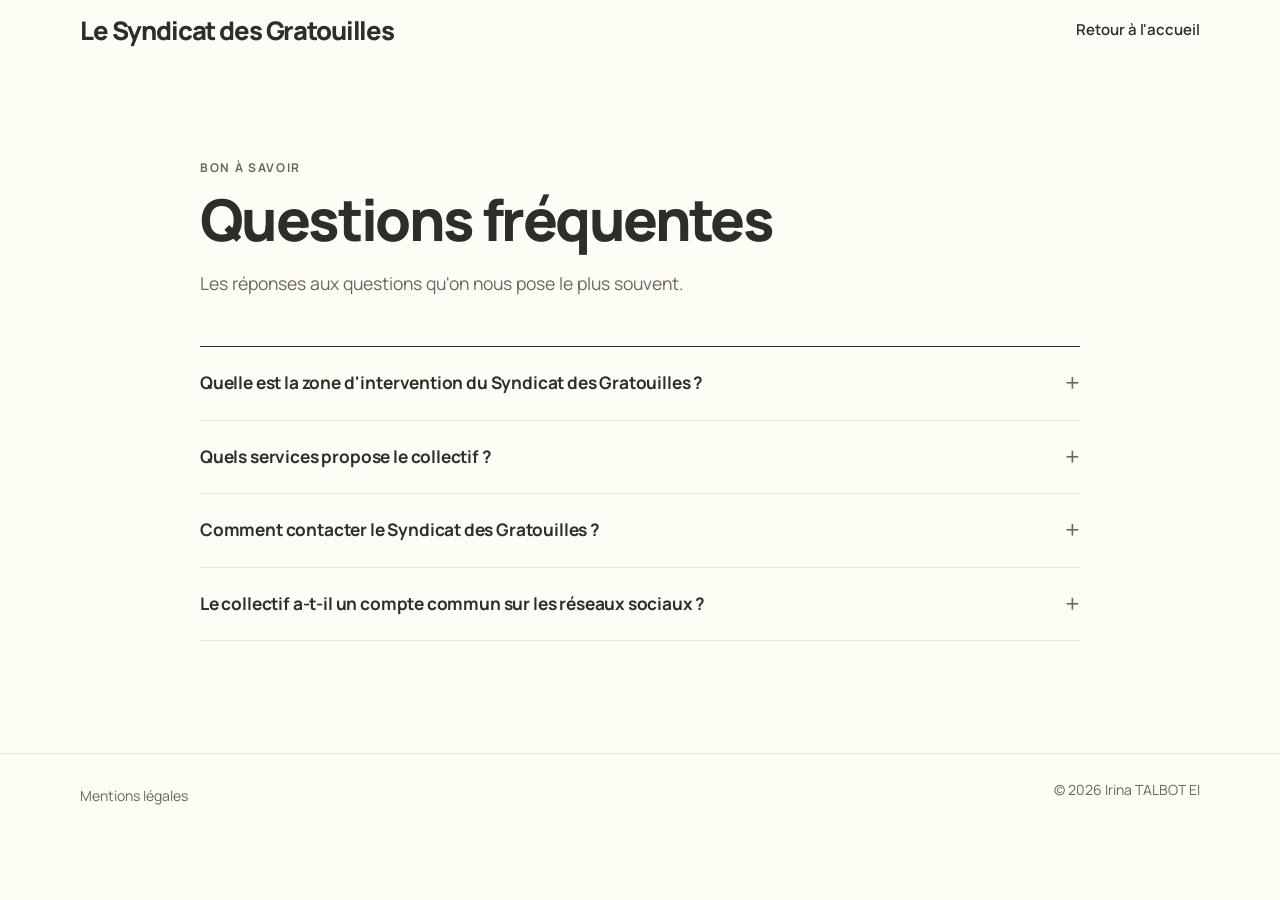
<file: faq.html>
<!DOCTYPE html>
<html lang="fr">
<head>
<meta charset="utf-8">
<meta name="viewport" content="width=device-width, initial-scale=1, viewport-fit=cover">
<title>Questions fréquentes | Le Syndicat des Gratouilles</title>
<meta name="description" content="Zone d'intervention, services, contact : les réponses aux questions fréquentes sur le Syndicat des Gratouilles, pros animaliers du pays de Vitré.">
<link rel="canonical" href="https://syndicat-des-gratouilles.fr/faq.html">
<meta name="theme-color" content="#FDFCF5">
<meta property="og:type" content="website">
<meta property="og:locale" content="fr_FR">
<meta property="og:site_name" content="Le Syndicat des Gratouilles">
<meta property="og:title" content="Questions fréquentes | Le Syndicat des Gratouilles">
<meta property="og:url" content="https://syndicat-des-gratouilles.fr/faq.html">
<meta property="og:image" content="https://syndicat-des-gratouilles.fr/assets/img/og-image.jpg?v=2">
<link rel="icon" href="favicon.svg?v=2" type="image/svg+xml">
<link rel="preload" href="assets/fonts/manrope-latin.woff2" as="font" type="font/woff2" crossorigin>
<link rel="stylesheet" href="css/style.css?v=20261016b">
<style>
  .fq-head .in{display:flex;align-items:center;justify-content:space-between;gap:24px;padding-block:18px;}
  .fq-back{font-weight:600;font-size:15px;color:var(--graphite);text-decoration:none;white-space:nowrap;}
  .fq-back:hover{color:var(--ardoise);}
  .fq{padding-block:clamp(48px,8vw,96px) clamp(64px,9vw,112px);}
  .fq .in{max-width:880px;}
  .fq h1{font-size:clamp(2.4rem,5vw,3.6rem);letter-spacing:-.045em;line-height:1;margin-top:14px;}
  .fq .lead{font-size:1.1rem;color:var(--graphite-2);margin:20px 0 clamp(32px,5vw,48px);}
  .fq-foot{border-top:1px solid var(--filet);}
  .fq-foot .in{display:flex;flex-wrap:wrap;justify-content:space-between;gap:12px 24px;padding-block:24px 36px;font-size:14px;color:var(--graphite-2);}
  .fq-foot a{color:var(--graphite-2);display:inline-block;padding:6px 0;}
</style>
<script type="application/ld+json">
{
  "@context": "https://schema.org",
  "@type": "FAQPage",
  "mainEntity": [
    {
      "@type": "Question",
      "name": "Quelle est la zone d'intervention du Syndicat des Gratouilles ?",
      "acceptedAnswer": {
        "@type": "Answer",
        "text": "Le collectif intervient en pays de Vitré, de Châteaugiron et de Janzé, en Ille-et-Vilaine (35). Chaque membre dispose de son propre secteur, précisé sur sa fiche."
      }
    },
    {
      "@type": "Question",
      "name": "Quels services propose le collectif ?",
      "acceptedAnswer": {
        "@type": "Answer",
        "text": "Trois services complémentaires : le cat sitting avec Irina (Miaoucratie), la pension canine familiale avec Mika (Les Balades d'Iko & Alaska) et le pet sitting avec Éva (Eva'Nimaux)."
      }
    },
    {
      "@type": "Question",
      "name": "Comment contacter le Syndicat des Gratouilles ?",
      "acceptedAnswer": {
        "@type": "Answer",
        "text": "Le plus simple est d'écrire directement au professionnel concerné, depuis sa fiche dans la section des pros. Pour une question sur le collectif, ou si vous ne savez pas vers qui vous tourner : syndicatdesgratouilles@gmail.com."
      }
    },
    {
      "@type": "Question",
      "name": "Le collectif a-t-il un compte commun sur les réseaux sociaux ?",
      "acceptedAnswer": {
        "@type": "Answer",
        "text": "Non. Chaque membre gère ses propres réseaux : retrouvez le site, la page Facebook et le compte Instagram de chacun sur sa fiche."
      }
    }
  ]
}
</script>
</head>
<body>
<header class="fq-head"><div class="in">
  <a class="brand" href="./">Le Syndicat des Gratouilles</a>
  <a class="fq-back" href="./">Retour à l'accueil</a>
</div></header>

<main class="fq">
  <div class="in">
    <p class="eyebrow">Bon à savoir</p>
    <h1>Questions fréquentes</h1>
    <p class="lead">Les réponses aux questions qu'on nous pose le plus souvent.</p>
    <div class="faq">
        <details><summary>Quelle est la zone d'intervention du Syndicat des Gratouilles&nbsp;?</summary><div class="answer"><p>Le collectif intervient en pays de Vitré, de Châteaugiron et de Janzé, en Ille-et-Vilaine (35). Chaque membre dispose de son propre secteur, précisé sur sa fiche.</p></div></details>
        <details><summary>Quels services propose le collectif&nbsp;?</summary><div class="answer"><p>Trois services complémentaires&nbsp;: le cat sitting avec Irina (Miaoucratie), la pension canine familiale avec Mika (Les Balades d'Iko &amp; Alaska) et le pet sitting avec Éva (Eva'Nimaux).</p></div></details>
        <details><summary>Comment contacter le Syndicat des Gratouilles&nbsp;?</summary><div class="answer"><p>Le plus simple est d'écrire directement au professionnel concerné, depuis sa fiche dans <a href="./#pros">la section des pros</a>. Pour une question sur le collectif, ou si vous ne savez pas vers qui vous tourner&nbsp;: <a href="mailto:syndicatdesgratouilles@gmail.com">syndicatdesgratouilles@gmail.com</a>.</p></div></details>
        <details><summary>Le collectif a-t-il un compte commun sur les réseaux sociaux&nbsp;?</summary><div class="answer"><p>Non. Chaque membre gère ses propres réseaux&nbsp;: retrouvez le site, la page Facebook et le compte Instagram de chacun sur sa fiche.</p></div></details>
    </div>
  </div>
</main>

<footer class="fq-foot"><div class="in">
  <a href="mentions-legales.html">Mentions légales</a>
  <span>© 2026 Irina TALBOT EI</span>
</div></footer>
</body>
</html>
</file>
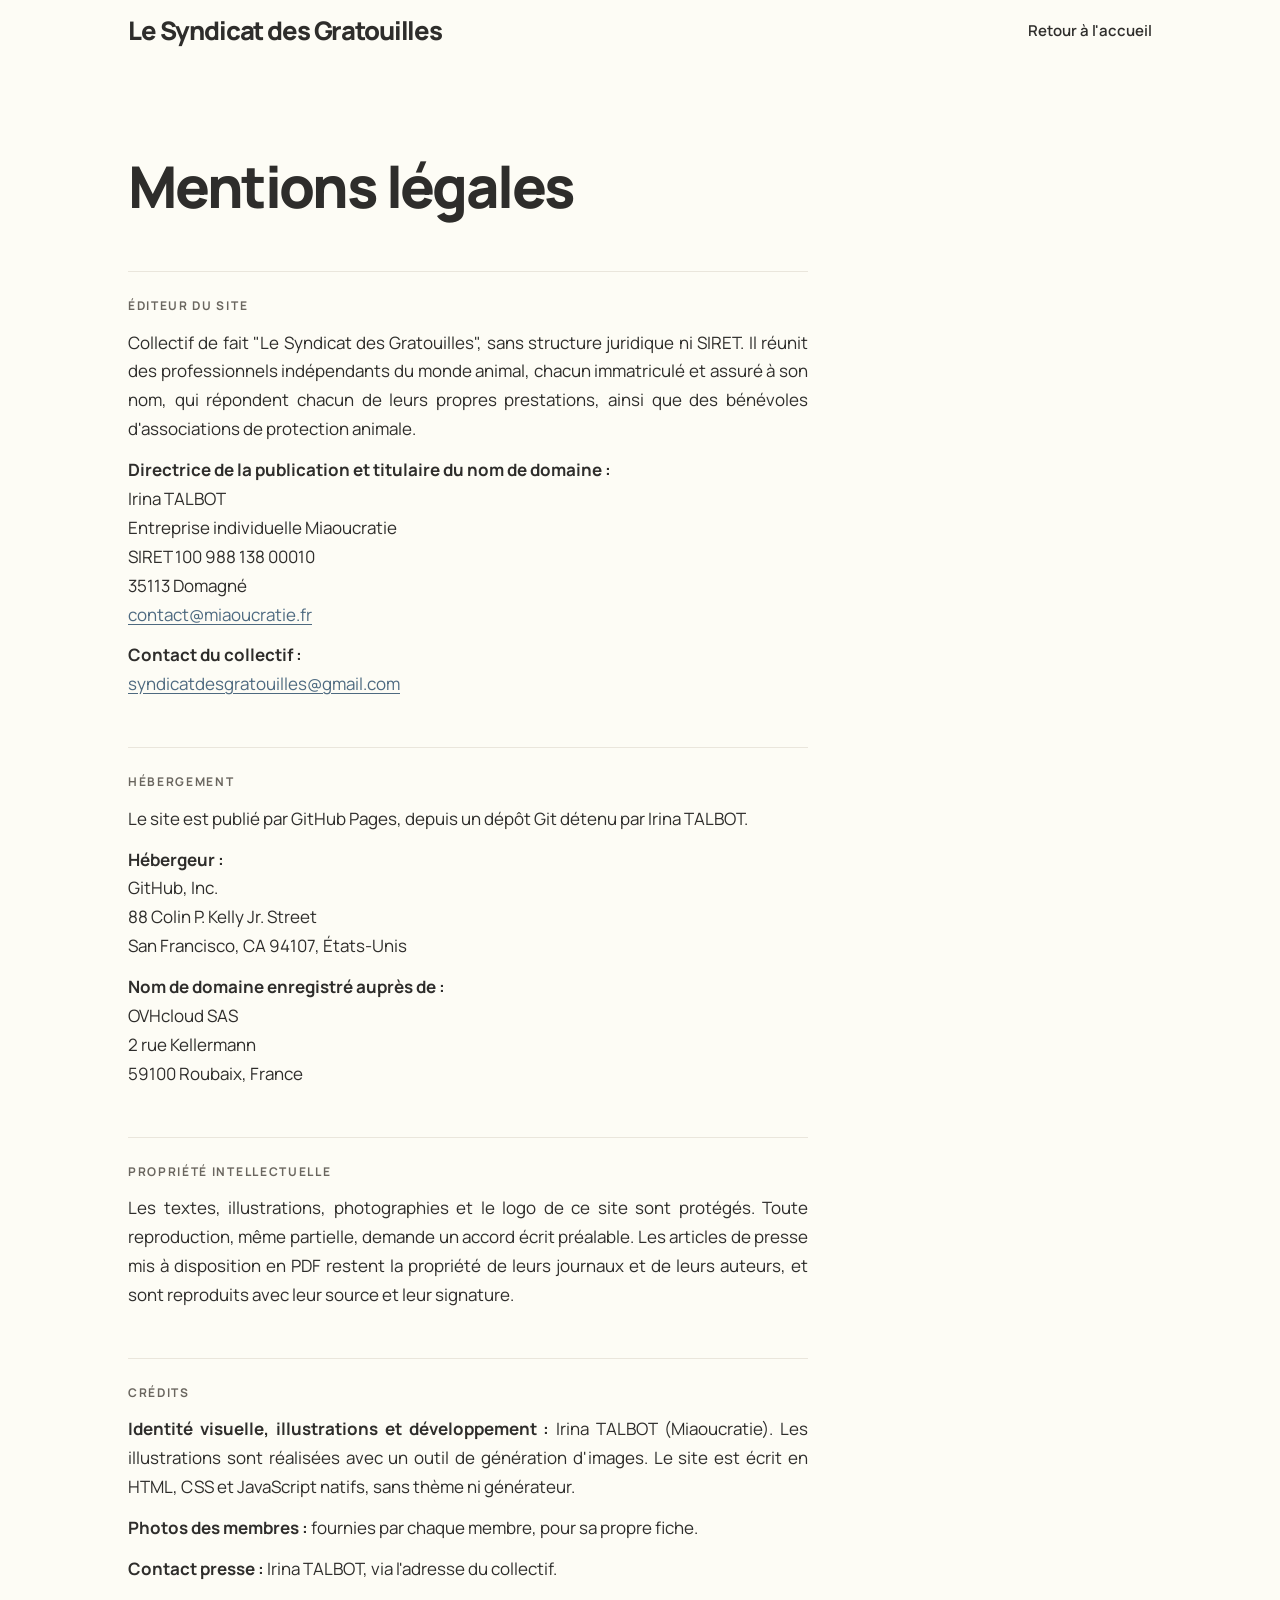
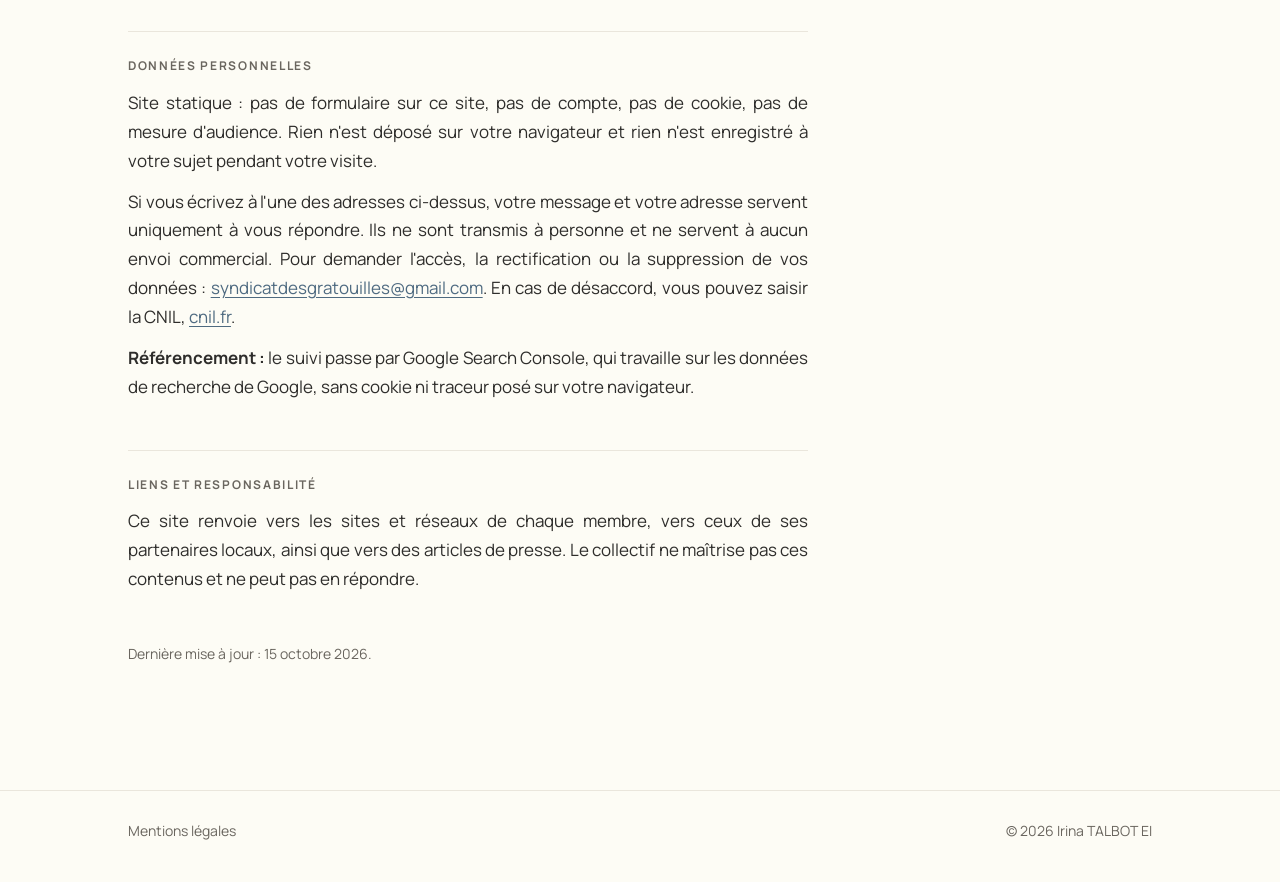
<file: mentions-legales.html>
<!doctype html>
<html lang="fr">
<head>
<meta charset="utf-8">
<meta name="viewport" content="width=device-width, initial-scale=1, viewport-fit=cover">
<title>Mentions légales | Le Syndicat des Gratouilles</title>
<meta name="description" content="Mentions légales du site du Syndicat des Gratouilles : éditeur, hébergement, crédits et données personnelles.">
<link rel="canonical" href="https://syndicat-des-gratouilles.fr/mentions-legales.html">
<meta name="theme-color" content="#FDFCF5">
<link rel="icon" href="favicon.svg?v=2" type="image/svg+xml">
<style>
@font-face{font-family:"Manrope";font-style:normal;font-weight:200 800;font-display:swap;src:url("assets/fonts/manrope-latin-ext.woff2") format("woff2");unicode-range:U+0100-02BA, U+02BD-02C5, U+02C7-02CC, U+02CE-02D7, U+02DD-02FF, U+0304, U+0308, U+0329, U+1D00-1DBF, U+1E00-1E9F, U+1EF2-1EFF, U+2020, U+20A0-20AB, U+20AD-20C0, U+2113, U+2C60-2C7F, U+A720-A7FF;}
@font-face{font-family:"Manrope";font-style:normal;font-weight:200 800;font-display:swap;src:url("assets/fonts/manrope-latin.woff2") format("woff2");unicode-range:U+0000-00FF, U+0131, U+0152-0153, U+02BB-02BC, U+02C6, U+02DA, U+02DC, U+0304, U+0308, U+0329, U+2000-206F, U+20AC, U+2122, U+2191, U+2193, U+2212, U+2215, U+FEFF, U+FFFD;}

/* Page des mentions légales : mêmes jetons que l'accueil, une colonne de lecture de 68 caractères. */
:root{
  color-scheme: light;
  --papier:#FDFCF5;
  --blanc:#FFFFFF;
  --graphite:#2E2D2B;
  --graphite-2:#6A665F;
  --filet:#EAE6DC;
  --ardoise:#4E6A80;
  --font:"Manrope", system-ui, -apple-system, "Segoe UI", sans-serif;
  --gut:clamp(20px,5vw,48px);
}
*{box-sizing:border-box;}
html{background:var(--papier);}
body{background:var(--papier);color:var(--graphite);font:400 17px/1.7 var(--font);margin:0;-webkit-font-smoothing:antialiased;}
a{color:var(--ardoise);text-underline-offset:3px;}
a:focus-visible{outline:2px solid var(--ardoise);outline-offset:4px;border-radius:6px;}
.in{max-width:1120px;margin:0 auto;padding-inline:var(--gut);}
.site-head .in{display:flex;align-items:center;justify-content:space-between;gap:24px;padding-block:18px;}
.brand{font-weight:800;font-size:clamp(1.3rem,2vw,1.6rem);letter-spacing:-.045em;line-height:1;text-decoration:none;color:var(--graphite);}
.back{font-weight:600;font-size:15px;color:var(--graphite);text-decoration:none;white-space:nowrap;}
.back:hover{color:var(--ardoise);}
main .in{padding-block:clamp(48px,8vw,96px) clamp(64px,9vw,112px);}
.legal{max-width:68ch;}
h1{font-size:clamp(2.4rem,5vw,3.6rem);font-weight:800;letter-spacing:-.045em;line-height:1;margin:0 0 clamp(32px,5vw,56px);}
h2{font-size:12px;font-weight:700;letter-spacing:.14em;text-transform:uppercase;color:var(--graphite-2);margin:48px 0 12px;padding-top:24px;border-top:1px solid var(--filet);}
h2:first-of-type{margin-top:0;}
p{margin:0 0 12px;}
.legal p,.legal li{-webkit-hyphens:none;hyphens:none;}
@media (min-width:600px){.legal p,.legal li{text-align:justify;}}
.legal .coord,.legal .maj{text-align:left;}
.nom,.legal a[href^="mailto:"]{white-space:nowrap;}
strong{font-weight:700;}
.maj{margin-top:48px;font-size:14px;color:var(--graphite-2);}
.foot{border-top:1px solid var(--filet);}
.foot .in{display:flex;flex-wrap:wrap;justify-content:space-between;gap:12px 24px;padding-block:28px 40px;font-size:14px;color:var(--graphite-2);}
.foot a{color:var(--graphite-2);text-decoration:none;}
.foot a:hover{color:var(--graphite);}
</style>
</head>
<body>
<header class="site-head"><div class="in">
  <a class="brand" href="./">Le Syndicat des Gratouilles</a>
  <a class="back" href="./">Retour à l'accueil</a>
</div></header>

<main><div class="in"><article class="legal">
  <h1>Mentions légales</h1>

  <h2>Éditeur du site</h2>
  <p>Collectif de fait "Le Syndicat des Gratouilles", sans structure juridique ni SIRET. Il réunit des professionnels indépendants du monde animal, chacun immatriculé et assuré à son nom, qui répondent chacun de leurs propres prestations, ainsi que des bénévoles d'associations de protection animale.</p>
  <p class="coord"><strong>Directrice de la publication et titulaire du nom de domaine&nbsp;:</strong><br>
  <span class="nom">Irina&nbsp;TALBOT</span><br>
  Entreprise individuelle <span class="nom">Miaoucratie</span><br>
  SIRET 100&nbsp;988&nbsp;138&nbsp;00010<br>
  35113&nbsp;Domagné<br>
  <a href="mailto:contact@miaoucratie.fr">contact@miaoucratie.fr</a></p>
  <p class="coord"><strong>Contact du collectif&nbsp;:</strong><br>
  <a href="mailto:syndicatdesgratouilles@gmail.com">syndicatdesgratouilles@gmail.com</a></p>

  <h2>Hébergement</h2>
  <p>Le site est publié par <span class="nom">GitHub Pages</span>, depuis un dépôt Git détenu par <span class="nom">Irina&nbsp;TALBOT</span>.</p>
  <p class="coord"><strong>Hébergeur&nbsp;:</strong><br>
  <span class="nom">GitHub, Inc.</span><br>
  88&nbsp;Colin&nbsp;P.&nbsp;Kelly&nbsp;Jr.&nbsp;Street<br>
  San&nbsp;Francisco, CA&nbsp;94107, États-Unis</p>
  <p class="coord"><strong>Nom de domaine enregistré auprès de&nbsp;:</strong><br>
  <span class="nom">OVHcloud SAS</span><br>
  2&nbsp;rue&nbsp;Kellermann<br>
  59100&nbsp;Roubaix, France</p>

  <h2>Propriété intellectuelle</h2>
  <p>Les textes, illustrations, photographies et le logo de ce site sont protégés. Toute reproduction, même partielle, demande un accord écrit préalable. Les articles de presse mis à disposition en PDF restent la propriété de leurs journaux et de leurs auteurs, et sont reproduits avec leur source et leur signature.</p>

  <h2>Crédits</h2>
  <p><strong>Identité visuelle, illustrations et développement&nbsp;:</strong> <span class="nom">Irina&nbsp;TALBOT</span> (<span class="nom">Miaoucratie</span>). Les illustrations sont réalisées avec un outil de génération d'images. Le site est écrit en HTML, CSS et JavaScript natifs, sans thème ni générateur.</p>
  <p><strong>Photos des membres&nbsp;:</strong> fournies par chaque membre, pour sa propre fiche.</p>
  <p><strong>Contact presse&nbsp;:</strong> <span class="nom">Irina&nbsp;TALBOT</span>, via l'adresse du collectif.</p>

  <h2>Données personnelles</h2>
  <p>Site statique&nbsp;: pas de formulaire sur ce site, pas de compte, pas de cookie, pas de mesure d'audience. Rien n'est déposé sur votre navigateur et rien n'est enregistré à votre sujet pendant votre visite.</p>
  <p>Si vous écrivez à l'une des adresses ci-dessus, votre message et votre adresse servent uniquement à vous répondre. Ils ne sont transmis à personne et ne servent à aucun envoi commercial. Pour demander l'accès, la rectification ou la suppression de vos données&nbsp;: <a href="mailto:syndicatdesgratouilles@gmail.com">syndicatdesgratouilles@gmail.com</a>. En cas de désaccord, vous pouvez saisir la CNIL, <a href="https://www.cnil.fr" target="_blank" rel="noopener">cnil.fr</a>.</p>
  <p><strong>Référencement&nbsp;:</strong> le suivi passe par <span class="nom">Google Search Console</span>, qui travaille sur les données de recherche de Google, sans cookie ni traceur posé sur votre navigateur.</p>

  <h2>Liens et responsabilité</h2>
  <p>Ce site renvoie vers les sites et réseaux de chaque membre, vers ceux de ses partenaires locaux, ainsi que vers des articles de presse. Le collectif ne maîtrise pas ces contenus et ne peut pas en répondre.</p>

  <p class="maj">Dernière mise à jour&nbsp;: 15&nbsp;octobre&nbsp;2026.</p>
</article></div></main>

<footer class="foot"><div class="in">
  <a href="mentions-legales.html">Mentions légales</a>
  <span>© 2026 <span class="nom">Irina&nbsp;TALBOT</span> EI</span>
</div></footer>
</body>
</html>
</file>
<file: css/style.css>
/* =========================================================
   Le Syndicat des Gratouilles : feuille de style
   Direction « Lavis pastel », police Manrope, citations en Newsreader.
   ========================================================= */

@font-face{font-family:"Manrope";font-style:normal;font-weight:200 800;font-display:swap;src:url("../assets/fonts/manrope-latin-ext.woff2") format("woff2");unicode-range:U+0100-02BA, U+02BD-02C5, U+02C7-02CC, U+02CE-02D7, U+02DD-02FF, U+0304, U+0308, U+0329, U+1D00-1DBF, U+1E00-1E9F, U+1EF2-1EFF, U+2020, U+20A0-20AB, U+20AD-20C0, U+2113, U+2C60-2C7F, U+A720-A7FF;}
@font-face{font-family:"Manrope";font-style:normal;font-weight:200 800;font-display:swap;src:url("../assets/fonts/manrope-latin.woff2") format("woff2");unicode-range:U+0000-00FF, U+0131, U+0152-0153, U+02BB-02BC, U+02C6, U+02DA, U+02DC, U+0304, U+0308, U+0329, U+2000-206F, U+20AC, U+2122, U+2191, U+2193, U+2212, U+2215, U+FEFF, U+FFFD;}
@font-face{font-family:"Newsreader";font-style:italic;font-weight:400;font-display:swap;src:url("../assets/fonts/newsreader-latin-italic.woff2") format("woff2");unicode-range:U+0000-00FF, U+0131, U+0152-0153, U+02BB-02BC, U+02C6, U+02DA, U+02DC, U+0304, U+0308, U+0329, U+2000-206F, U+20AC, U+2122, U+2191, U+2193, U+2212, U+2215, U+FEFF, U+FFFD;}
/* Fond = papier de l'aquarelle d'accueil (#FDFCF5), pour que l'image s'y fonde.
   Ordre : accueil, pros, presse, puis le réseau et les candidatures tout en bas. */
:root{
  color-scheme: light;
  --papier:#FDFCF5;
  --blanc:#FFFFFF;
  --graphite:#2E2D2B;
  --graphite-2:#6A665F;
  --filet:#EAE6DC;
  --ciel:#CFE3EF;
  --ciel-voile:#EEF4F7;
  --beurre:#F3E3B5;
  --rose:#F4D2CA;
  --rose-voile:#FBEFEB;
  --peche:#F7DCC6;
  --ardoise:#4E6A80;
  --font:"Manrope", system-ui, -apple-system, "Segoe UI", sans-serif;
  --max:1120px;
  --gut:clamp(20px,5vw,48px);
  --sec:clamp(64px,9vw,112px);
}
html{background:var(--papier);}
main,.foot{overflow-x:clip;}
body{background:var(--papier);color:var(--graphite);font:400 17px/1.65 var(--font);margin:0;-webkit-font-smoothing:antialiased;}
img{max-width:100%;display:block;}
h1,h2,h3{margin:0;text-wrap:balance;font-weight:800;letter-spacing:-.035em;line-height:1.05;}
p{margin:0;}
a{color:var(--ardoise);text-underline-offset:3px;}
a:focus-visible,button:focus-visible,summary:focus-visible{outline:2px solid var(--ardoise);outline-offset:4px;border-radius:6px;}
.in{max-width:var(--max);margin:0 auto;padding-inline:var(--gut);}
section[id],[id^="pro-"],.presskit{scroll-margin-top:84px;}
.eyebrow{font-size:12px;font-weight:700;letter-spacing:.14em;text-transform:uppercase;color:var(--graphite-2);}
.btn{display:inline-flex;align-items:center;gap:10px;font-weight:700;font-size:15px;padding:15px 26px;border-radius:999px;text-decoration:none;background:var(--graphite);color:#fff;transition:background .2s;}
.btn:hover{background:#000;}
.btn svg{width:18px;height:18px;}
.tag-now{display:inline-flex;align-items:center;gap:8px;font-size:12px;font-weight:700;letter-spacing:.1em;text-transform:uppercase;color:var(--ardoise);background:var(--blanc);border-radius:999px;padding:7px 14px 7px 12px;}
.tag-now.done::before{background:#7FA88B;box-shadow:0 0 0 4px rgba(127,168,139,.22);}
.tag-now::before{content:"";width:8px;height:8px;border-radius:50%;background:#D9826F;box-shadow:0 0 0 4px rgba(217,130,111,.2);}


/* ---------- En-tête : le nom en grand ---------- */
.site-head{position:sticky;top:env(safe-area-inset-top,0px);z-index:20;background:rgba(253,252,245,.92);backdrop-filter:blur(8px);-webkit-backdrop-filter:blur(8px);}
.site-head .brand{transition:opacity .25s;}
.site-head.has-hero:not(.scrolled) .brand{opacity:0;pointer-events:none;}
.site-head .in{display:flex;align-items:center;justify-content:space-between;gap:24px;padding-block:18px;}
.brand{font-weight:800;font-size:clamp(1.3rem,2vw,1.6rem);letter-spacing:-.045em;line-height:1;text-decoration:none;color:var(--graphite);}
.nav{display:flex;gap:32px;font-weight:600;font-size:15px;}
.nav a{color:var(--graphite);text-decoration:none;}
.nav a:hover{color:var(--ardoise);}
.nav-toggle{display:none;width:48px;height:48px;border:0;border-radius:14px;background:transparent;cursor:pointer;flex-direction:column;justify-content:center;align-items:center;gap:5px;margin-right:-10px;}
.nav-toggle span{display:block;width:22px;height:2px;border-radius:2px;background:var(--graphite);transition:transform .2s,opacity .2s;}
.site-head.open .nav-toggle span:nth-child(1){transform:translateY(7px) rotate(45deg);}
.site-head.open .nav-toggle span:nth-child(2){opacity:0;}
.site-head.open .nav-toggle span:nth-child(3){transform:translateY(-7px) rotate(-45deg);}

/* ---------- Accueil ---------- */
.hero{position:relative;max-width:1440px;margin:0 auto;}
.hero-img{width:100%;height:auto;aspect-ratio:1672/940;object-fit:cover;-webkit-mask-image:linear-gradient(to bottom,#000 82%,transparent);mask-image:linear-gradient(to bottom,#000 82%,transparent);}
.hero-copy{position:absolute;inset:0;display:flex;align-items:flex-start;padding-top:clamp(24px,4vw,64px);}
.hero-copy .in{width:100%;}
.hero-copy .box{max-width:min(980px,70%);}
@media (min-width:901px){
  .hero{min-height:calc(min(100vw,1440px) * .62 * 940 / 1672);}
  .hero-img{position:absolute;top:0;right:0;width:62%;-webkit-mask-image:linear-gradient(to right,transparent,#000 22%),linear-gradient(to bottom,#000 80%,transparent);-webkit-mask-composite:source-in;mask-image:linear-gradient(to right,transparent,#000 22%),linear-gradient(to bottom,#000 80%,transparent);mask-composite:intersect;}
  .hero-copy{position:relative;inset:auto;padding-bottom:clamp(24px,3vw,48px);}
}
.wordmark{font-size:clamp(3rem,7.2vw,6.5rem);font-weight:800;letter-spacing:-.055em;line-height:.92;margin:0;}
.wordmark .w1,.wordmark .w2{display:block;}
.gr{position:relative;display:inline-block;z-index:0;}
.hero .promise{font-size:clamp(1.3rem,2vw,1.75rem);font-weight:700;letter-spacing:-.025em;line-height:1.25;margin-top:clamp(20px,2.4vw,32px);max-width:26ch;}
.hero .where{display:inline-flex;gap:8px;align-items:center;margin-top:18px;font-size:14px;font-weight:600;color:var(--graphite-2);background:rgba(255,255,255,.7);border-radius:999px;padding:7px 14px 7px 10px;}
.hero .where svg{width:16px;height:16px;}
.hero .sub{font-size:1.08rem;color:var(--graphite-2);margin-top:12px;max-width:44ch;}
.now{margin-top:32px;max-width:480px;}
.now-top{display:flex;align-items:center;justify-content:space-between;gap:12px;min-height:24px;margin-bottom:10px;}
.now .k{font-size:12px;font-weight:700;letter-spacing:.12em;text-transform:uppercase;color:var(--ardoise);display:block;}
.now-dots{display:flex;}
.now-dots[hidden]{display:none;}
.now-dots button{width:24px;height:24px;padding:0;border:0;background:none;cursor:pointer;display:grid;place-items:center;}
.now-dots button::before{content:"";width:8px;height:8px;border-radius:999px;background:var(--graphite-2);opacity:.3;transition:width .25s,opacity .25s;}
.now-dots button[aria-current="true"]::before{width:20px;opacity:1;background:var(--ardoise);}
.now-track{list-style:none;margin:0 0 -28px;padding:0 0 28px;-webkit-mask-image:linear-gradient(90deg,#000 84%,transparent);mask-image:linear-gradient(90deg,#000 84%,transparent);display:flex;gap:12px;overflow-x:auto;scroll-snap-type:x mandatory;overscroll-behavior-x:contain;scrollbar-width:none;}
.now-track::-webkit-scrollbar{display:none;}
.now-track.at-end{-webkit-mask-image:linear-gradient(270deg,#000 84%,transparent);mask-image:linear-gradient(270deg,#000 84%,transparent);}
.now-slide{flex:0 0 86%;scroll-snap-align:start;display:flex;}
.now-row{flex:1;display:flex;gap:14px;align-items:center;padding:12px 14px 12px 12px;background:rgba(255,255,255,.88);border-radius:20px;box-shadow:0 18px 40px -28px rgba(60,50,30,.35);text-decoration:none;color:var(--graphite);}
.now-row:hover{background:#fff;}
.now-row b{display:block;font-weight:700;line-height:1.35;}
.now-row small{display:block;font-size:14px;line-height:1.45;color:var(--graphite-2);margin-top:3px;}
.now-row>svg{width:20px;height:20px;flex:none;margin-left:auto;}
.now-thumb{width:64px;height:64px;flex:none;border-radius:12px;object-fit:cover;}
@media (min-width:1100px){.now{max-width:none;width:calc(min(100vw, var(--max)) - 2 * var(--gut));}.now-track{-webkit-mask-image:none;mask-image:none;}.now-slide{flex:1 1 0;min-width:0;}}
@media (max-width:480px){.now-row{flex-wrap:wrap;align-content:flex-start;}.now-thumb{width:100%;height:96px;}.now-row>span{flex:1 1 0;min-width:0;}}

/* ---------- Sections ---------- */
.sec{padding-block:var(--sec);}
.head{display:grid;grid-template-columns:minmax(0,1fr) minmax(0,1fr);gap:clamp(24px,6vw,96px);align-items:end;margin-bottom:56px;}
.head h2{font-size:clamp(2.1rem,4.2vw,3.2rem);margin-top:14px;}
.head p{color:var(--graphite-2);max-width:46ch;}


/* ---------- Les pros ---------- */
.avatar{position:absolute;left:24px;bottom:-36px;width:84px;height:84px;border-radius:50%;overflow:hidden;box-shadow:0 0 0 5px var(--blanc),0 10px 24px -12px rgba(60,50,30,.35);display:grid;place-items:center;font-weight:800;font-size:1.6rem;letter-spacing:-.03em;color:var(--graphite);
  background:radial-gradient(60% 60% at 35% 35%,var(--a1,var(--rose)) 0%,transparent 75%),radial-gradient(60% 60% at 70% 70%,var(--a2,var(--ciel)) 0%,transparent 75%),var(--papier);}
.avatar img{width:100%;height:100%;object-fit:cover;}

.sr{position:absolute;width:1px;height:1px;overflow:hidden;clip:rect(0 0 0 0);white-space:nowrap;}
.t-legal,.t-trust,.t-value{background:#F4F1EA!important;color:var(--graphite);display:inline-flex;align-items:center;gap:7px;}
.t-legal::before,.t-trust::before,.t-value::before{content:"";width:7px;height:7px;border-radius:50%;flex:none;}
.t-legal::before{background:#D49A92;}
.t-trust::before{background:#9DBF97;}
.t-value::before{background:#9DBDD6;}
.legend{list-style:none;margin:-28px 0 32px;padding:0;display:flex;flex-wrap:wrap;gap:8px;align-items:center;}
.legend li{font-size:13px;font-weight:500;border-radius:999px;padding:4px 12px 4px 10px;color:var(--graphite-2)!important;background:transparent!important;}
.fiches{display:flex;flex-direction:column;gap:28px;}
.fiche{display:grid;grid-template-columns:minmax(0,5fr) minmax(0,7fr);grid-template-areas:"media body" "aside body";grid-template-rows:auto 1fr;column-gap:clamp(28px,4vw,56px);align-items:start;background:var(--blanc);border-radius:28px;padding:14px;box-shadow:0 1px 0 var(--filet),0 18px 40px -28px rgba(60,50,30,.25);}
.fiche-media{grid-area:media;position:relative;}
.fiche-media .fiche-img{width:100%;height:auto;aspect-ratio:4/3;object-fit:cover;border-radius:20px;}
.fiche .avatar{left:50%;bottom:-80px;transform:translateX(-50%);width:clamp(120px,12vw,168px);height:clamp(120px,12vw,168px);font-size:clamp(2.4rem,3.4vw,3.2rem);box-shadow:0 0 0 7px var(--blanc),0 16px 32px -14px rgba(60,50,30,.4);}
.fiche-aside{grid-area:aside;align-self:start;display:flex;flex-direction:column;align-items:center;gap:20px;padding:clamp(100px,9.5vw,112px) 12px 22px;text-align:center;}
.fiche-aside .labels{justify-content:center;margin:0;}
.fiche-aside .links{justify-content:center;margin:0;}
.fiche-body{grid-area:body;padding:clamp(20px,3vw,36px) clamp(8px,2.5vw,32px) clamp(20px,3vw,32px) 0;display:flex;flex-direction:column;gap:12px;min-width:0;}
.acts{display:flex;flex-wrap:wrap;gap:8px;}
.acts{gap:4px 18px!important;}
.acts span{font-size:12px;font-weight:700;letter-spacing:.12em;text-transform:uppercase;color:var(--ardoise);}
.fiche h3{font-size:clamp(1.9rem,3vw,2.4rem);letter-spacing:-.04em;margin-top:6px;}
.fiche .brand-name{font-weight:600;color:var(--graphite-2);margin-top:-6px;font-size:1.05rem;}
.fiche .service{font-weight:600;font-size:1.05rem;line-height:1.55;margin-top:6px;}
.fiche .zone{font-size:15px;color:var(--graphite-2);display:flex;gap:8px;align-items:flex-start;}
.fiche .zone svg{width:17px;height:17px;flex:none;margin-top:3px;}
.fiche .bio{font-size:16px;line-height:1.75;max-width:68ch;display:flex;flex-direction:column;gap:14px;}
.fiche .labels{list-style:none;margin:6px 0 0;padding:0;display:flex;flex-wrap:wrap;gap:8px;}
.fiche .labels li{font-size:13px;font-weight:500;border-radius:999px;padding:5px 12px 5px 10px;}
.fiche .links{display:flex;flex-wrap:wrap;gap:10px;margin-top:8px;}
.fiche .lk{font-size:14px;font-weight:700;text-decoration:none;color:var(--graphite);border-radius:999px;padding:10px 18px;box-shadow:inset 0 0 0 1.5px var(--filet);}
.fiche .lk:first-child{background:var(--graphite);color:#fff;box-shadow:none;}
.fiche .lk:hover{box-shadow:inset 0 0 0 1.5px var(--graphite);}
@media (max-width:900px){.fiche{grid-template-columns:1fr;grid-template-areas:"media" "body" "aside";}.fiche .avatar{bottom:-60px;width:120px;height:120px;}.fiche-body{padding:76px 10px 8px;}.fiche-aside{padding:18px 10px 18px;align-items:flex-start;text-align:left;}.fiche-aside .labels,.fiche-aside .links{justify-content:flex-start;}}

/* ---------- Lavis et titres ---------- */
.head .who{display:flex;flex-wrap:wrap;gap:12px;align-items:center;}
.head .who{margin-bottom:14px;}
.head .who .eyebrow{margin:0;}
.wordmark,.lavis-host{position:relative;isolation:isolate;}
.wordmark{display:inline-block;}
.lavis{position:absolute;z-index:-1;left:-7%;top:-14%;width:114%;height:130%;opacity:.7;pointer-events:none;overflow:visible;}
.foot .lavis{left:-5%;top:-8%;width:110%;height:118%;}
.foot .brand.lavis-host{display:inline-block;}
.gr{isolation:isolate;}
blockquote{font-family:"Newsreader",Georgia,"Times New Roman",serif;font-style:italic;}

/* ---------- Presse ---------- */
.press{border-top:1px solid var(--graphite);}
.pr{display:grid;grid-template-columns:160px minmax(0,1fr) 140px;gap:24px;padding-block:24px;border-bottom:1px solid var(--filet);align-items:baseline;}
.pr b{font-weight:700;}
.pr a{color:var(--graphite);text-decoration:none;font-weight:600;font-size:1.05rem;}
.pr a:hover{color:var(--ardoise);text-decoration:underline;}
.pr small{text-align:right;color:var(--graphite-2);font-size:14px;font-variant-numeric:tabular-nums;}
.pnote{font-size:14px;color:var(--graphite-2);margin-top:20px;}


/* ---------- Autour du collectif : soirées et partenaires ---------- */
.around{display:grid;grid-template-columns:minmax(0,1fr) minmax(0,1fr);gap:28px;align-items:start;}
.around>article{border-radius:32px;padding:clamp(28px,4vw,48px);min-width:0;display:flex;flex-direction:column;gap:16px;}
.soirees{background:#FBF5E3;}
.soiree-img{width:100%;height:auto;aspect-ratio:4/3;object-fit:cover;border-radius:20px;margin-bottom:8px;}
.partners{background:var(--blanc);box-shadow:inset 0 0 0 1.5px var(--filet);}
.around h3{font-size:clamp(1.6rem,2.6vw,2.1rem);letter-spacing:-.035em;}
.around p{color:var(--graphite-2);}
.around .meta{display:flex;flex-wrap:wrap;gap:8px;}
.around .meta span{font-size:13px;font-weight:600;background:rgba(255,255,255,.8);border-radius:999px;padding:6px 12px;}
.plist{list-style:none;margin:8px 0 0;padding:0;}
.plist li{display:grid;grid-template-columns:minmax(0,1fr) auto;gap:4px 16px;padding-block:18px;border-bottom:1px solid var(--filet);}
.plist li:first-child{border-top:1px solid var(--filet);}
.plist b{font-weight:700;font-size:1.05rem;}
.plist .what{grid-column:1;font-size:14px;color:var(--graphite-2);}
.plist a{padding:10px 0;grid-row:1 / span 2;grid-column:2;align-self:center;font-weight:700;font-size:14px;text-decoration:none;display:inline-flex;gap:6px;align-items:center;}
.plist a svg{width:16px;height:16px;}
.plist .todo{display:inline-block;margin-left:8px;font-size:11px;font-weight:700;letter-spacing:.08em;text-transform:uppercase;color:#9A5B3F;background:#FBEDE6;border-radius:999px;padding:3px 8px;vertical-align:middle;}
.plist li.more{grid-template-columns:1fr;color:var(--graphite-2);font-size:14px;}
.rule-note{font-size:13.5px;color:var(--graphite-2);padding-top:4px;}
@media (max-width:900px){.around{grid-template-columns:1fr;}}

/* ---------- Réseau et candidatures, en bas ---------- */
.joinimg{display:block;width:100%;height:auto;aspect-ratio:12/5;object-fit:cover;object-position:80% 78%;border-radius:24px;margin-bottom:clamp(32px,5vw,56px);}
.join{background:var(--ciel-voile);border-radius:36px;padding:clamp(32px,6vw,72px);}
.join .top{display:grid;grid-template-columns:minmax(0,1fr) minmax(0,1fr);gap:clamp(32px,6vw,80px);align-items:start;}
.join h2{font-size:clamp(1.8rem,3.2vw,2.5rem);margin-top:14px;}
.join .lead{font-size:1.08rem;color:var(--graphite-2);margin-top:18px;max-width:46ch;}
.jobs{margin-top:4px;}
.jobs h3{font-size:12px;font-weight:700;letter-spacing:.14em;text-transform:uppercase;color:var(--graphite-2);margin-bottom:6px;}
.jobrow{display:grid;grid-template-columns:auto minmax(0,1fr) auto;gap:16px;align-items:center;padding-block:13px;border-bottom:1px solid rgba(78,106,128,.15);font-size:15px;}
.dot{width:12px;height:12px;border-radius:50%;background:var(--dc,var(--ciel));}
.dot.free{background:transparent;box-shadow:inset 0 0 0 1.5px var(--graphite-2);}
.jobrow b{font-weight:700;}
.jobrow span{font-size:14px;color:var(--graphite-2);text-align:right;}
.jobrow span.free{color:var(--ardoise);font-weight:700;}
.cond{background:rgba(255,255,255,.8);border-radius:24px;padding:28px 32px;min-width:0;}
.cond h3{font-size:1.2rem;letter-spacing:-.02em;margin-bottom:6px;}
.who2{display:grid;grid-template-columns:repeat(2,minmax(0,1fr));gap:24px;margin-top:56px;}
.who2>div{background:rgba(255,255,255,.8);border-radius:24px;padding:32px;min-width:0;}
.who2 h3,.charte h3,.steps-join h3{font-size:1.2rem;letter-spacing:-.02em;margin-bottom:10px;}
.who2 p{color:var(--graphite-2);font-size:15px;}
.check{list-style:none;margin:18px 0 0;padding:0;}
.check li{position:relative;padding-left:28px;margin:10px 0;font-size:15px;}
.check li::before{content:"";position:absolute;left:0;top:5px;width:16px;height:16px;border-radius:50%;background:var(--ciel);box-shadow:inset 0 0 0 1.5px var(--ardoise);}
.charte{margin-top:24px;background:var(--blanc);border-radius:24px;padding:clamp(28px,4vw,40px);}
.charte-intro{color:var(--graphite-2);font-size:15px;}
.charte-src{font-size:13px;color:var(--graphite-2);margin-top:18px;}
.charte ol{margin:20px 0 0;padding:0;list-style:none;counter-reset:c;display:grid;grid-template-columns:repeat(2,minmax(0,1fr));gap:4px 40px;}
.charte li{counter-increment:c;position:relative;padding:14px 0 14px 44px;border-top:1px solid var(--filet);font-size:15px;color:var(--graphite-2);}
.charte li::before{content:counter(c);position:absolute;left:0;top:13px;width:28px;height:28px;border-radius:50%;background:var(--rose-voile);color:var(--graphite);font-weight:800;font-size:13px;display:grid;place-items:center;}
.charte li .cl{color:var(--graphite);}
.steps-join{margin-top:24px;}
.steps-join ol{margin:0;padding:0;list-style:none;counter-reset:etape;display:grid;grid-template-columns:repeat(4,minmax(0,1fr));gap:24px 56px;}
.steps-join li{position:relative;font-size:15px;counter-increment:etape;}
.steps-join li:nth-child(1){--etape:#B9CFEE;}
.steps-join li:nth-child(2){--etape:#CDB8EC;}
.steps-join li:nth-child(3){--etape:#EDB9D3;}
.steps-join li:nth-child(4){--etape:#B5D6C9;}
.steps-join li::before{content:counter(etape);display:grid;place-items:center;width:32px;height:32px;margin-bottom:10px;border-radius:50%;background:var(--etape);color:var(--graphite);font-size:14px;font-weight:700;}
.steps-join li:not(:last-child)::after{content:"";position:absolute;top:4px;right:-46px;width:34px;height:26px;background:var(--etape);-webkit-mask:url("data:image/svg+xml,<svg xmlns='http://www.w3.org/2000/svg' viewBox='0 0 32 24' fill='none' stroke='%23000' stroke-width='2.2' stroke-linecap='round' stroke-linejoin='round'><path d='M3 16C10 5 20 4 28 11'/><path d='M21.5 11.5L28 11l-1.2-6.3'/></svg>") no-repeat center/contain;mask:url("data:image/svg+xml,<svg xmlns='http://www.w3.org/2000/svg' viewBox='0 0 32 24' fill='none' stroke='%23000' stroke-width='2.2' stroke-linecap='round' stroke-linejoin='round'><path d='M3 16C10 5 20 4 28 11'/><path d='M21.5 11.5L28 11l-1.2-6.3'/></svg>") no-repeat center/contain;}
@media (max-width:900px){.who2,.charte ol,.steps-join ol{grid-template-columns:1fr;}.steps-join ol{gap:44px;}.steps-join li:not(:last-child)::after{top:auto;right:auto;left:0;bottom:-38px;transform:rotate(90deg);}}
.cols{display:grid;grid-template-columns:repeat(3,minmax(0,1fr));gap:24px;margin-top:48px;}
.cols>div{background:rgba(255,255,255,.75);border-radius:24px;padding:28px;min-width:0;}
.cols h3{font-size:1.1rem;letter-spacing:-.02em;margin-bottom:12px;}
.cols ul,.cols ol{margin:0;padding-left:20px;}
.cols li{margin:8px 0;font-size:15px;}
.join .row{display:flex;flex-wrap:wrap;gap:20px;align-items:center;margin-top:40px;}
.join .row small{color:var(--graphite-2);font-size:14px;}

/* ---------- Pied de page et mentions légales ---------- */
.foot{border-top:1px solid var(--filet);padding-block:64px 48px;}
.foot-top{display:grid;grid-template-columns:minmax(0,1.3fr) minmax(0,1fr);gap:clamp(40px,6vw,96px);align-items:start;}
.foot .brand{font-size:clamp(2rem,3.4vw,2.6rem);display:block;line-height:1;}
.foot p{color:var(--graphite-2);font-size:15px;margin-top:12px;max-width:36ch;}
.foot .foot-mail{display:inline-block;margin-top:24px;font-size:clamp(1rem,1.8vw,1.2rem);font-weight:700;letter-spacing:-.02em;color:var(--graphite);text-decoration:none;overflow-wrap:anywhere;}
.foot .foot-mail:hover{color:var(--ardoise);}
.foot .foot-where{display:flex;gap:8px;align-items:center;margin-top:6px;}
.foot-where svg{width:16px;height:16px;flex:none;}
.foot-paths{display:flex;flex-direction:column;gap:20px;}
.foot-paths a{display:block;text-decoration:none;color:var(--graphite);}
.foot-paths .k{display:block;font-size:12px;font-weight:700;letter-spacing:.14em;text-transform:uppercase;color:var(--graphite-2);}
.foot-paths b{display:block;margin-top:4px;font-size:clamp(1.15rem,1.7vw,1.35rem);text-wrap:balance;font-weight:700;letter-spacing:-.025em;line-height:1.25;transition:color .2s;}
.foot-paths a:hover b,.foot-paths a:focus-visible b{color:var(--ardoise);}
.foot-links{display:flex;flex-wrap:wrap;gap:4px 24px;}
.foot-bottom{display:flex;flex-wrap:wrap;align-items:center;justify-content:space-between;gap:12px 24px;margin-top:56px;padding-top:24px;border-top:1px solid var(--filet);font-size:14px;color:var(--graphite-2);}
.foot-bottom a{color:var(--graphite-2);display:inline-block;padding:6px 0;}
.foot-bottom a,.fq-foot a,.nf-foot a{text-decoration:none;}
.foot-bottom a:hover,.fq-foot a:hover,.nf-foot a:hover{color:var(--graphite);}
@media (prefers-reduced-motion:reduce){.foot-paths b{transition:none;}}
.legal{margin-top:56px;padding-top:24px;border-top:1px solid var(--filet);font-size:13px;color:var(--graphite-2);}
.legal summary{cursor:pointer;font-weight:700;color:var(--graphite);font-size:14px;list-style:none;display:flex;justify-content:space-between;gap:12px;}
.legal summary::-webkit-details-marker{display:none;}
.legal summary::after{content:"+";font-weight:400;font-size:18px;line-height:1;}
.legal[open] summary::after{content:"\2212";}
.legal .txt{max-width:72ch;margin-top:24px;font-size:14px;line-height:1.65;color:var(--graphite);}
.legal .txt h5{margin:24px 0 6px;font-size:12px;font-weight:700;letter-spacing:.12em;text-transform:uppercase;color:var(--graphite-2);}
.legal .txt p{margin:6px 0;}
.legal .copy{margin-top:24px;}

@media (max-width:900px){
  .nav{display:none;}
  .nav-toggle{display:inline-flex;margin-left:auto;}
  .site-head.open .nav{display:flex;position:absolute;left:0;right:0;top:100%;flex-direction:column;gap:0;background:var(--papier);padding:8px var(--gut) 20px;border-bottom:1px solid var(--filet);box-shadow:0 18px 30px -24px rgba(60,50,30,.35);}
  .site-head.open .nav a{padding:14px 0;font-size:1.1rem;border-top:1px solid var(--filet);}
  .hero-copy{position:static;padding-top:0;}
  .hero-copy .box{max-width:none;padding-block:8px;}
  .wordmark{font-size:11vw;}
  .hero-img{-webkit-mask-image:linear-gradient(to bottom,transparent,#000 14%,#000 84%,transparent);mask-image:linear-gradient(to bottom,transparent,#000 14%,#000 84%,transparent);aspect-ratio:4/3;object-position:100% 50%;}
  .hero{display:flex;flex-direction:column-reverse;}
  .head,.join .top{grid-template-columns:1fr;}
  .head{margin-bottom:40px;}
  .cols{grid-template-columns:1fr;}
  .foot-top{grid-template-columns:1fr;}
}
@media (max-width:600px){
  .join{padding:28px 16px;border-radius:28px;}
  .who2>div,.charte{padding:24px 20px;}
  .pr{grid-template-columns:1fr;gap:4px;}
  .pr small{text-align:left;}
}
@media (prefers-reduced-motion:reduce){*{transition:none!important;}}

/* ---------- Questions fréquentes ---------- */
.faq{border-top:1px solid var(--graphite);}
.faq details{border-bottom:1px solid var(--filet);}
.faq summary{cursor:pointer;list-style:none;display:flex;justify-content:space-between;gap:24px;align-items:center;padding-block:22px;font-weight:700;font-size:1.08rem;letter-spacing:-.01em;}
.faq summary::-webkit-details-marker{display:none;}
.faq summary::after{content:"+";font-weight:400;font-size:1.6rem;line-height:1;color:var(--graphite-2);flex:none;transition:transform .2s;}
.faq details[open] summary::after{transform:rotate(45deg);}
.faq .answer{padding:0 0 24px;max-width:68ch;color:var(--graphite-2);}

/* ---------- Presse : articles et espace journalistes ---------- */
.pr .pr-body{display:flex;flex-direction:column;gap:6px;min-width:0;}
.pr .pr-meta{font-size:14px;color:var(--graphite-2);}
.pr .pr-excerpt{font-size:15px;color:var(--graphite-2);max-width:68ch;}
.pr .pr-links{display:flex;flex-wrap:wrap;gap:8px 20px;margin-top:4px;font-size:14px;font-weight:700;}
.pr .pr-links a{font-size:14px;color:var(--ardoise);text-decoration:underline;display:inline-block;padding:6px 0;}
.pr{grid-template-columns:160px minmax(0,1fr)!important;}
.presskit{margin-top:56px;background:var(--blanc);border-radius:24px;box-shadow:inset 0 0 0 1.5px var(--filet);}
.presskit summary{cursor:pointer;list-style:none;display:flex;justify-content:space-between;align-items:center;gap:24px;padding:22px clamp(20px,3vw,32px);border-radius:24px;}
.presskit summary::-webkit-details-marker{display:none;}
.presskit summary::after{content:"+";font-weight:400;font-size:1.6rem;line-height:1;color:var(--graphite-2);flex:none;transition:transform .2s;}
.presskit[open] summary::after{transform:rotate(45deg);}
.presskit h3{font-size:1.25rem;letter-spacing:-.025em;}
.presskit-sub{display:block;font-size:14px;color:var(--graphite-2);margin-top:2px;}
.presskit-body{padding:0 clamp(20px,3vw,32px) clamp(24px,3vw,32px);}
.presskit p{color:var(--graphite-2);margin-top:12px;}
.presskit ul{margin:12px 0 0;padding-left:20px;color:var(--graphite-2);}
.presskit li{margin:6px 0;}
.presskit-foot{display:flex;flex-wrap:wrap;align-items:center;justify-content:space-between;gap:16px 32px;margin-top:24px;padding-top:24px;border-top:1px solid var(--filet);}
.presskit-foot p{margin:0;}
.presskit .btn{max-width:100%;overflow-wrap:anywhere;white-space:normal;}
.btn{max-width:100%;}
@media (max-width:600px){.presskit .btn{padding:14px 18px;font-size:14px;}}
.visually-hidden{position:absolute;width:1px;height:1px;overflow:hidden;clip:rect(0 0 0 0);white-space:nowrap;}

.skip-link{position:absolute;left:12px;top:-60px;z-index:100;background:var(--graphite);color:#fff;padding:10px 16px;border-radius:999px;font-weight:700;text-decoration:none;}
.skip-link:focus{top:12px;}
</file>
